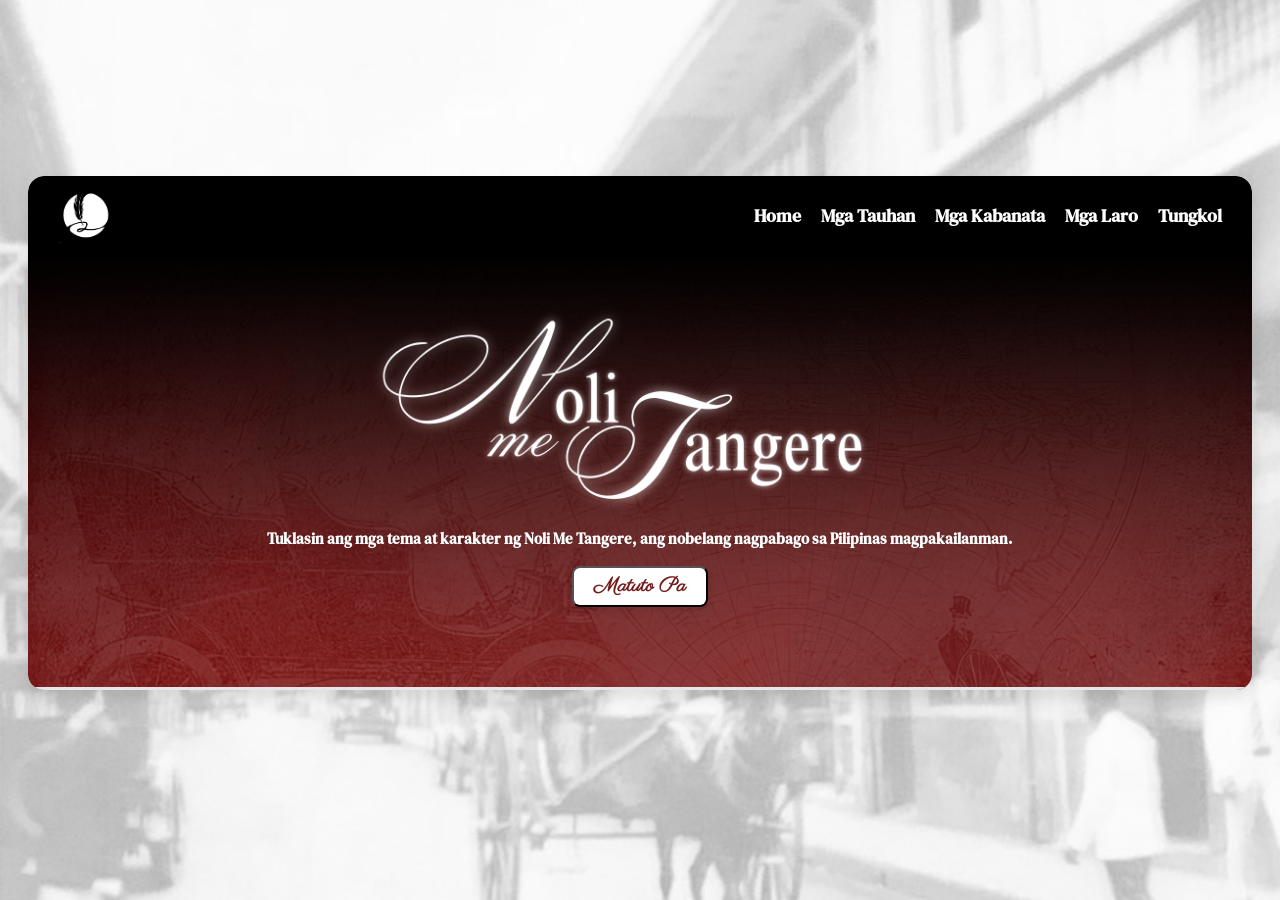
<file: index.html>
<!DOCTYPE html>
<html lang="en">
<head>
    <link rel="stylesheet" href="homestyle.css">
    <link href="https://fonts.googleapis.com/css2?family=DM+Serif+Text:ital@0;1&family=EB+Garamond:ital,wght@0,400..800;1,400..800&family=Imbue:opsz,wght@10..100,100..900&family=Moon+Dance&family=News+Cycle:wght@400;700&family=Parisienne&display=swap" rel="stylesheet">
    <meta charset="UTF-8">
    <meta name="viewport" content="width=device-width, initial-scale=1.0">
    <title>Noli Me Tangere</title>
</head>
<body>
    <div class="container fade-in">
        <nav class="nav fade-in">
            <img src="noli.png" alt="Logo">
            <div>
          <a href="index.html">Home</a>
                <a href="characters.html">Mga Tauhan</a>
                <a href="chapters.html">Mga Kabanata</a>
                <a href="games.html">Mga Laro</a>
                <a href="about.html">Tungkol</a>
            </div>
        </nav>
        <header class="header fade-in">
            <p>Tuklasin ang mga tema at karakter ng Noli Me Tangere, ang nobelang nagpabago sa Pilipinas magpakailanman.</p>
            <button class="button" onclick="toggleContent()">Matuto Pa</button>
        </header>
        <main class="main" id="main">
            <div class="content" id="content">
                
                <section class="section fade-in">
                    <div>
                        <h2>Ang Noli Me Tangere</h2>
                        <p> Ang <b> Noli Me Tangere </b> ay isang rebolusyonaryong nobela na isinulat ni José Rizal noong 1887.
                            Ito ay isang matinding kritisismo sa pamumuno ng mga Kastila sa Pilipinas, na naglalantad ng mga hindi pagkakapantay-pantay sa lipunan,
                            katiwalian, at pang-aapi na dinanas ng mga Filipino sa ilalim ng mga paring Kastila at mga opisyal ng gobyerno.
                            <br><br> Ang nobela ay sumusunod sa kwento ni Crisostomo Ibarra, isang batang Filipino na may mataas na pangarap,
                            na bumalik sa Pilipinas pagkatapos mag-aral sa Europa. Nais niyang magdala ng progreso sa kanyang bayan,
                            ngunit agad niyang natuklasan ang malalim na katiwalian sa lipunan. Habang nakakaranas siya ng pagtataksil, kalungkutan, at panganib,
                            dahan-dahan niyang napagtanto na hindi madali ang pagbabago.
                            <br><br> Sa pamamagitan ng mga makulay na karakter, inilalarawan ng Noli Me Tangere ang buhay sa Pilipinas sa ilalim ng pamumuno ng mga Kastila,
                            na itinatampok ang mga tema ng pag-ibig, paghihiganti, pang-aapi, at ang laban para sa katarungan.
                            Ang nobela ay may mahalagang papel sa paggising ng nasyonalismong Filipino at pag-inspirasyon sa Rebolusyong Pilipino. </p>
                    </div>
                    <img src="book.png" alt="About Image">
                </section>

                <section class="section reverse fade-in">
                    <div>
                        <h2>Ang May Akda</h2>
                        <p> Si Jose Rizal ay isang Pilipinong nasyonalista, manunulat, at rebolusyonaryo na kinikilala bilang pambansang bayani ng Pilipinas.
                            Sa pamamagitan ng kanyang mga akda, partikular ang Noli Me Tangere at El Filibusterismo, matapang niyang isiniwalat
                            ang pang-aabuso at katiwalian ng mga kolonyalistang Espanyol at ng simbahan.
                            <br><br> Sa halip na sa dahas, naniniwala si Rizal na ang kaalaman at edukasyon ang tunay na sandata sa paghingi ng pagbabago at kalayaan
                            para sa mga Pilipino. Sa kanyang mga sulatin, binigyang-diin niya ang karapatan ng mga Pilipino sa pantay na pagtrato at
                            makatarungang pamamahala.
                            <br><br>Malaki ang naging epekto ng kanyang mga akda sa pagkamulat ng damdaming makabayan ng mga Pilipino, na nagbigay-daan sa Rebolusyong Pilipino.
                            Sa kabila ng kanyang mapayapang paninindigan, hinatulan siya ng kamatayan at binaril sa Bagumbayan noong Disyembre 30, 1896.
                            Ang kanyang buhay, paninindigan, at sakripisyo ay nagsilbing inspirasyon sa mga sumunod na henerasyon ng mga Pilipino na patuloy na
                            nagtataguyod ng kalayaan, katarungan, at pagmamahal sa bayan.  </p>
                    </div>
                    <img src="rizal.png" alt="Features Image">
                </section>
            </div>
        </main>
        <footer class="footer" id="footer">
            &copy; 2025 Noli Me Tangere. All rights reserved.
        </footer>
    </div>

<script>
    document.addEventListener("DOMContentLoaded", function () {
        var main = document.getElementById("main");
        var footer = document.getElementById("footer");
        var content = document.getElementById("content");

        var fadeElements = document.querySelectorAll(".fade-in");

    function fadeInOnScroll() {
        fadeElements.forEach(function (element) {
            var rect = element.getBoundingClientRect();
            if (rect.top < window.innerHeight * 0.85) {
                element.classList.add("show");
            }
        });
    }
        fadeInOnScroll();
            window.addEventListener("scroll", fadeInOnScroll);
        });

        // Restore visibility from localStorage
        if (localStorage.getItem("contentVisible") === "true") {
            main.style.display = "block";
            footer.style.display = "block";
            content.classList.add("show");
        }

        window.toggleContent = function () {
            if (main.style.display === "none" || main.style.display === "") {
                main.style.display = "block";
                footer.style.display = "block";
                content.classList.add("show");
                localStorage.setItem("contentVisible", "true");
            } else {
                main.style.display = "none";
                footer.style.display = "none";
                content.classList.remove("show");
                localStorage.setItem("contentVisible", "false");
            }
            
        };  
</script>
</body>
</html>
</file>
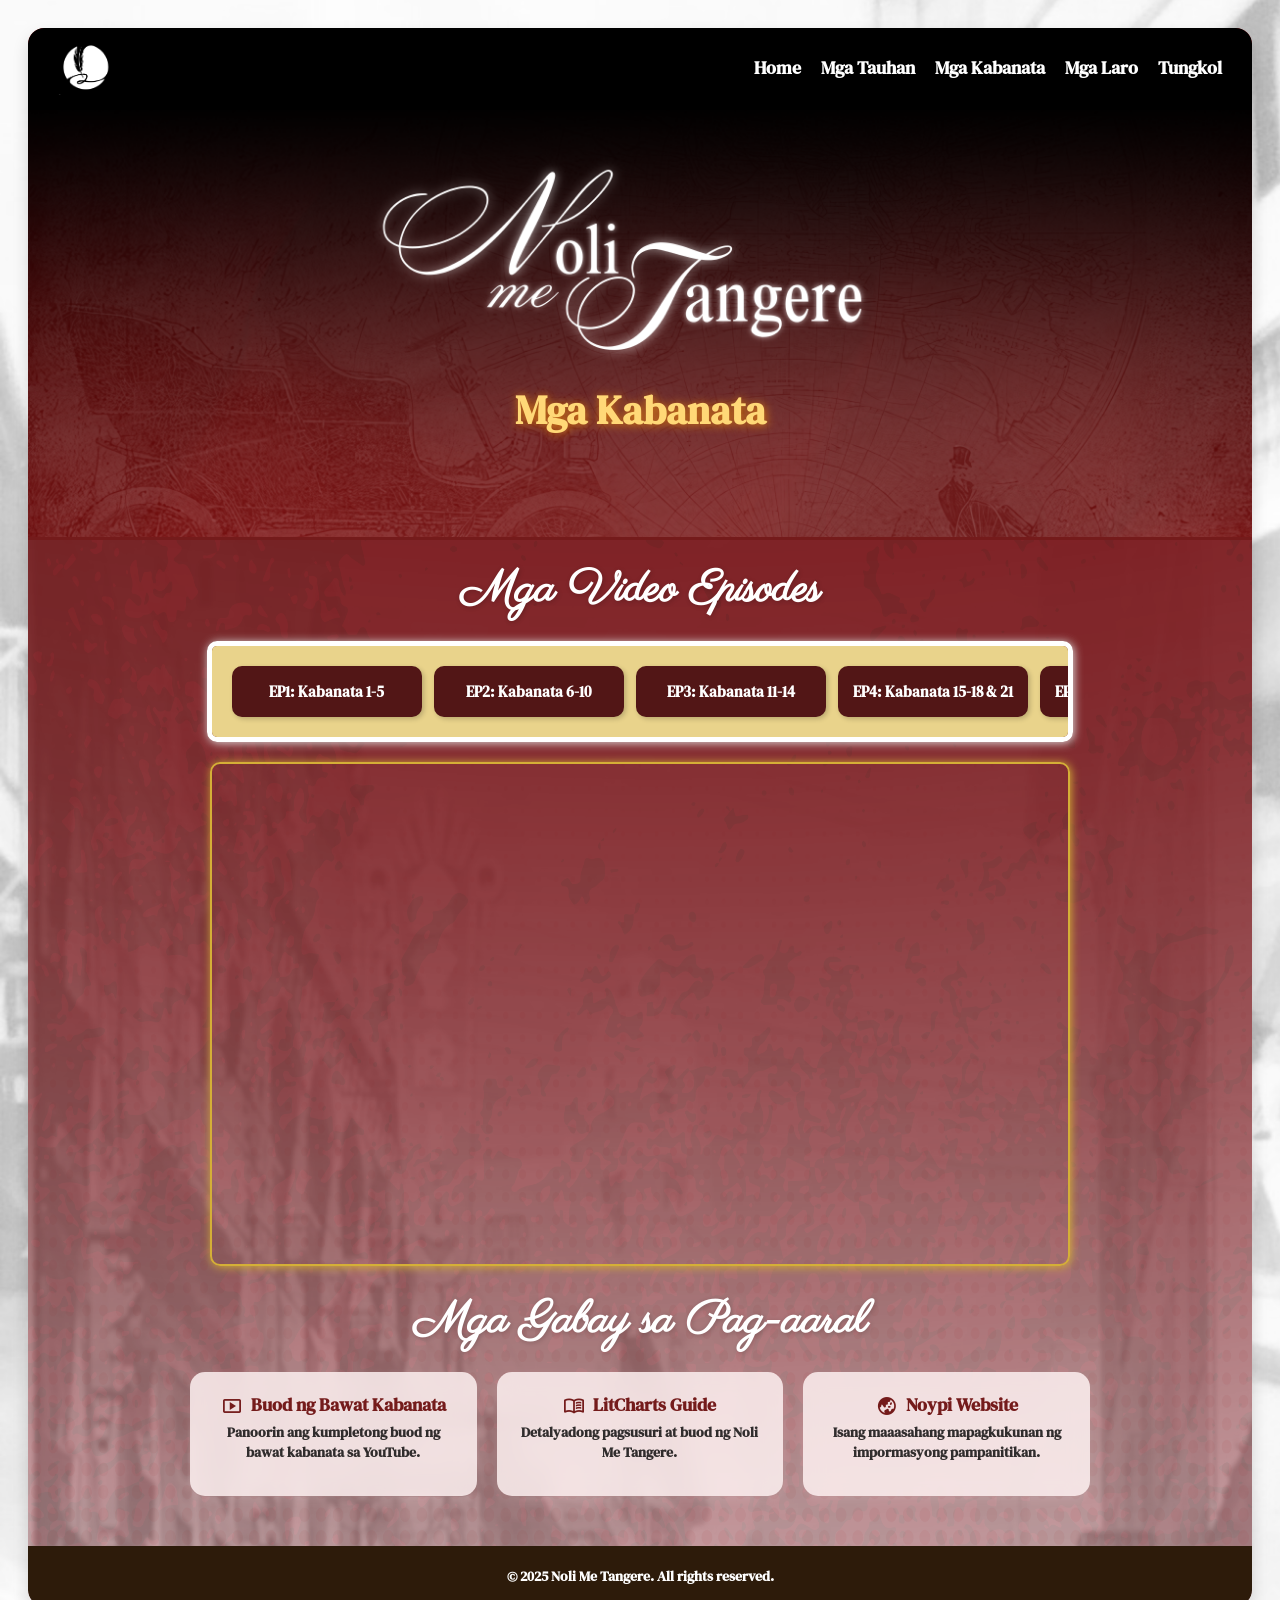
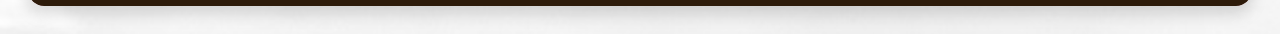
<file: chapters.html>
<!DOCTYPE html>
<html lang="en">
<head>
    <link rel="stylesheet" href="chaptersstyle.css">
    <link href="https://fonts.googleapis.com/css2?family=DM+Serif+Text:ital@0;1&family=EB+Garamond:ital,wght@0,400..800;1,400..800&family=Imbue:opsz,wght@10..100,100..900&family=Moon+Dance&family=News+Cycle:wght@400;700&family=Parisienne&display=swap" rel="stylesheet">
    <!-- Google Material Symbols -->
    <link rel="stylesheet" href="https://fonts.googleapis.com/css2?family=Material+Symbols+Outlined:opsz,wght,FILL,GRAD@24,400,0,0" />
    <meta charset="UTF-8">
    <meta name="viewport" content="width=device-width, initial-scale=1.0">
    <title>Noli Me Tangere</title>
</head>
<body>
    <div class="container fade-in">
        <nav class="nav fade-in">
            <img src="noli.png" alt="Logo">
            <div>
                <a href="home.html" onclick="if (window.location.pathname.includes('tes try.html')) location.reload();">Home</a>
                <a href="characters.html">Mga Tauhan</a>
                <a href="chapters.html">Mga Kabanata</a>
                <a href="games.html">Mga Laro</a>
                <a href="about.html">Tungkol</a>
            </div>
        </nav>
        <header class="header fade-in">
            <h1>Mga Kabanata</h1>
        </header>
        <main class="main fade-in fade-in" id="main">
            <h2 class="fade-in">Mga Video Episodes</h2>
            <div class="chapters-container fade-in">
                <div class="chapters">
                    <div class="chapter" onclick="openChapter(1)">EP1:  Kabanata 1-5</div>
                    <div class="chapter" onclick="openChapter(2)">EP2:  Kabanata 6-10</div>
                    <div class="chapter" onclick="openChapter(3)">EP3:  Kabanata 11-14</div>
                    <div class="chapter" onclick="openChapter(4)">EP4:  Kabanata 15-18 & 21</div>
                    <div class="chapter" onclick="openChapter(5)">EP5:  Kabanata 19-20 & 22</div>
                    <div class="chapter" onclick="openChapter(6)">EP6:  Kabanata 23-25</div>
                    <div class="chapter" onclick="openChapter(7)">EP7:  Kabanata 26-28</div>
                    <div class="chapter" onclick="openChapter(8)">EP8:  Kabanata 29-32</div>
                    <div class="chapter" onclick="openChapter(9)">EP9:  Kabanata 33-36</div>
                    <div class="chapter" onclick="openChapter(10)">EP10:  Kabanata 37-38</div>
                    <div class="chapter" onclick="openChapter(11)">EP11:  Kabanata 39-42</div>
                    <div class="chapter" onclick="openChapter(12)">EP12:  Kabanata 43-45</div>
                    <div class="chapter" onclick="openChapter(13)">EP13:  Kabanata 46, 50-51</div>
                    <div class="chapter" onclick="openChapter(14)">EP14:  Kabanata 47-49</div>
                    <div class="chapter" onclick="openChapter(15)">EP15:  Kabanata 53-54</div>
                    <div class="chapter" onclick="openChapter(16)">EP16:  Kabanata 52, 55-56</div>
                    <div class="chapter" onclick="openChapter(17)">EP17:  Kabanata 57 & 60</div>
                    <div class="chapter" onclick="openChapter(18)">EP18:  Kabanata 58 - 59</div>
                    <div class="chapter" onclick="openChapter(19)">EP19:  Kabanata 61-63</div>
                    <div class="chapter" onclick="openChapter(20)">EP20:  Kabanata 64</div>
                </div>
            </div>
        
            <!-- iFrame to display selected chapter -->
            <div class="chapterVideo fade-in">
                <iframe id="chapterVideo" class="fade-in" width="560" height="500" src="" frameborder="0" allowfullscreen></iframe>
            </div>

            <h2 class="fade-in">Mga Gabay sa Pag-aaral</h2>

            <div class="resource-container">
                <div class="resource-card fade-in">
                    <a href="https://www.youtube.com/watch?v=7mus23KUh88" target="_blank">
                        <span class="material-symbols-outlined" style="vertical-align: middle; font-size: 22px; margin-right: 4px;">smart_display</span> Buod ng Bawat Kabanata
                        <p>Panoorin ang kumpletong buod ng bawat kabanata sa YouTube.</p>
                    </a>
                </div>
        
                <div class="resource-card fade-in">
                    <a href="https://www.litcharts.com/lit/noli-me-tangere" target="_blank">
                        <span class="material-symbols-outlined" style="vertical-align: middle; font-size: 22px; margin-right: 4px;">menu_book</span> LitCharts Guide
                        <p>Detalyadong pagsusuri at buod ng Noli Me Tangere.</p>
                    </a>
                </div>
        
                <div class="resource-card fade-in">
                    <a href="https://noypi.com.ph/noli-me-tangere-kabanata-1-buod/?fbclid=IwY2xjawI5cmFleHRuA2FlbQIxMAABHRDYYukgYBuVdXW_g--MaOv-PTbpUkMHID3L0ik5TeDWVf6ELkSs5y2MuA_aem_bUdyKMl2XLDrI_ZNhnq-ww" target="_blank">
                        <span class="material-symbols-outlined" style="vertical-align: middle; font-size: 22px; margin-right: 4px;">globe_asia</span> Noypi Website
                        <p>Isang maaasahang mapagkukunan ng impormasyong pampanitikan.</p>
                    </a>
                </div>
            </div>
            
        </main>
        <footer class="footer" id="footer">
            &copy; 2025 Noli Me Tangere. All rights reserved.
        </footer>
    </div>

    <script>
        document.addEventListener("DOMContentLoaded", function () {
            var main = document.getElementById("main");
            var content = document.getElementById("content");

            var fadeElements = document.querySelectorAll(".fade-in");

        function fadeInOnScroll() {
            fadeElements.forEach(function (element) {
                var rect = element.getBoundingClientRect();
                if (rect.top < window.innerHeight * 0.85) {
                    element.classList.add("show");
                }
            });
        }
            fadeInOnScroll();
                window.addEventListener("scroll", fadeInOnScroll);
            });


        function openChapter(chapter) {
            const videoLinks = {
                1: "https://www.youtube.com/embed/eOVhSCv0dmQ?si=TcVCmk-dJKGWHjzQ",
                2: "https://www.youtube.com/embed/vQZqlngrBME?si=xlhcCarLtt8HXV2H",
                3: "https://www.youtube.com/embed/48L1QENR1-k?si=XX8p6Hn8Jz3lDfSc",
                4: "https://www.youtube.com/embed/MrKOmvLlPYg?si=tEUHo_kxnxujFbrp",
                5: "https://www.youtube.com/embed/Tx-UNW-KLUw?si=l55vRvLIZghDmZFz",
                6: "https://www.youtube.com/embed/mSRCCJYQxMo?si=onMn401HEkg48WKR",
                7: "https://www.youtube.com/embed/j6vO8VPCt_g?si=-7W9qv8EtaY0TqEY",
                8: "https://www.youtube.com/embed/HD-33WGsj84?si=8YFySIcy4Q9mIIuv",
                9: "https://www.youtube.com/embed/I3bMJZXZV64?si=3LYD20-H4gFXlf_c",
                10: "https://www.youtube.com/embed/2WvnKgc-jU0?si=Y7rq71y9HaAvuHl-",
                11: "https://www.youtube.com/embed/s7z7OwUX1Rc?si=cKXvBeAaMMzEgqkw",
                12: "https://www.youtube.com/embed/SIfhjKh7Mzk?si=a9WQ5AucJ-I2Yuih",
                13: "https://www.youtube.com/embed/5mXNYjrhTzE?si=pws5y4AseagnPliu",
                14: "https://www.youtube.com/embed/lcz1mh6ZPIc?si=IMTdLqe_sbUYhSWq",
                15: "https://www.youtube.com/embed/XFKweBVXe2Y?si=PpDrYbeG23mp_QER",
                16: "https://www.youtube.com/embed/LzdMFkb4ocY?si=V7WzVzMaw-E4Z-oV",
                17: "https://www.youtube.com/embed/WFBFkmRcuyE?si=3anaMGfSEpthyjF-",
                18: "https://www.youtube.com/embed/aygnRMwLO24?si=V4plLsIn1pYPWB1v",
                19: "https://www.youtube.com/embed/hOw4MUE6Ec4?si=3F_Bjs6AsVBYz_7s",
                20: "https://www.youtube.com/embed/qXAfTIuSXEs?si=-K_mqfvOcqzIaItx"
            };
            document.getElementById("chapterVideo").src = videoLinks[chapter];
        }

        const container = document.querySelector(".chapters-container");
        const chapters = document.querySelector(".chapters");

        let isDown = false;
        let startX;
        let scrollLeft;

        container.addEventListener("mousedown", (e) => {
            isDown = true;
            chapters.style.cursor = "grabbing";
            startX = e.pageX - container.offsetLeft;
            scrollLeft = container.scrollLeft;
        });

        container.addEventListener("mouseleave", () => {
            isDown = false;
            chapters.style.cursor = "grab";
        });

        container.addEventListener("mouseup", () => {
            isDown = false;
            chapters.style.cursor = "grab";
        });

        container.addEventListener("mousemove", (e) => {
            if (!isDown) return;
            e.preventDefault();
            const x = e.pageX - container.offsetLeft;
            const walk = (x - startX) * 2;
            container.scrollLeft = scrollLeft - walk;
        });
    </script>
</body>
</html>
</file>
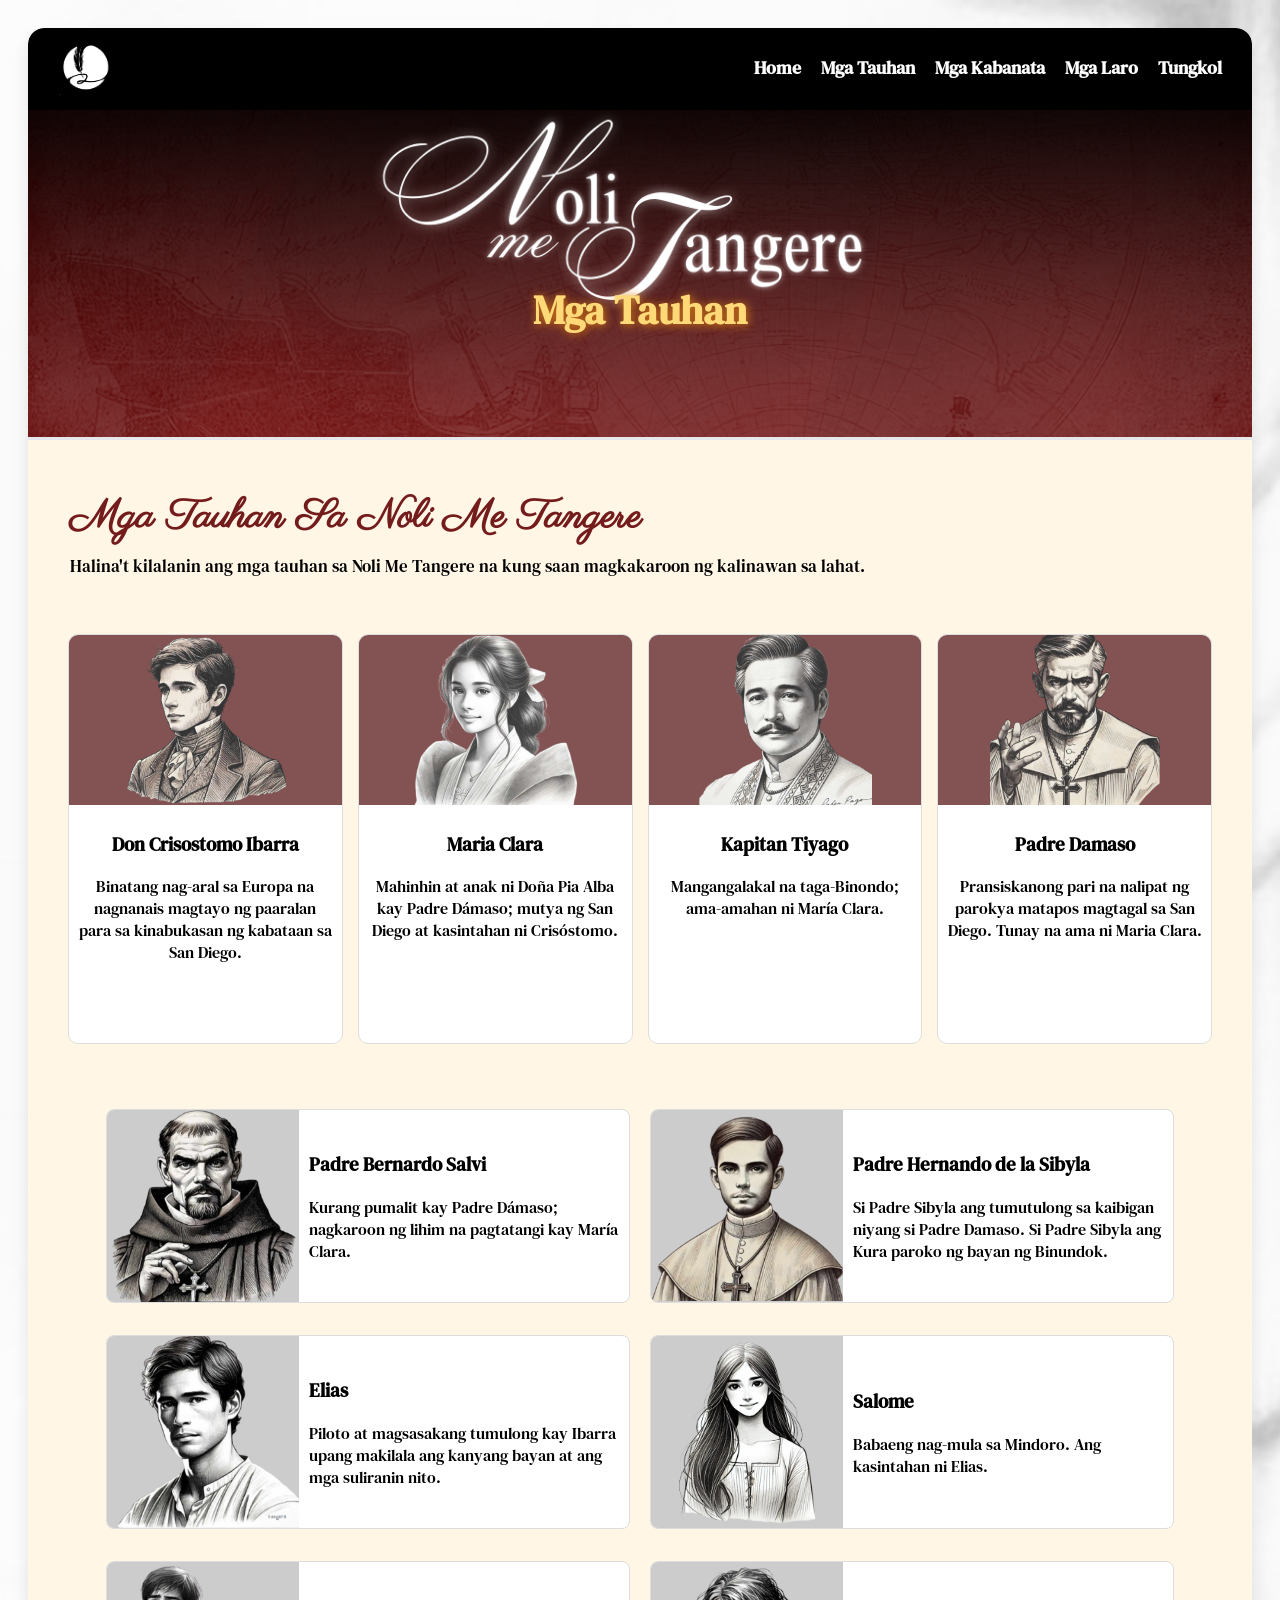
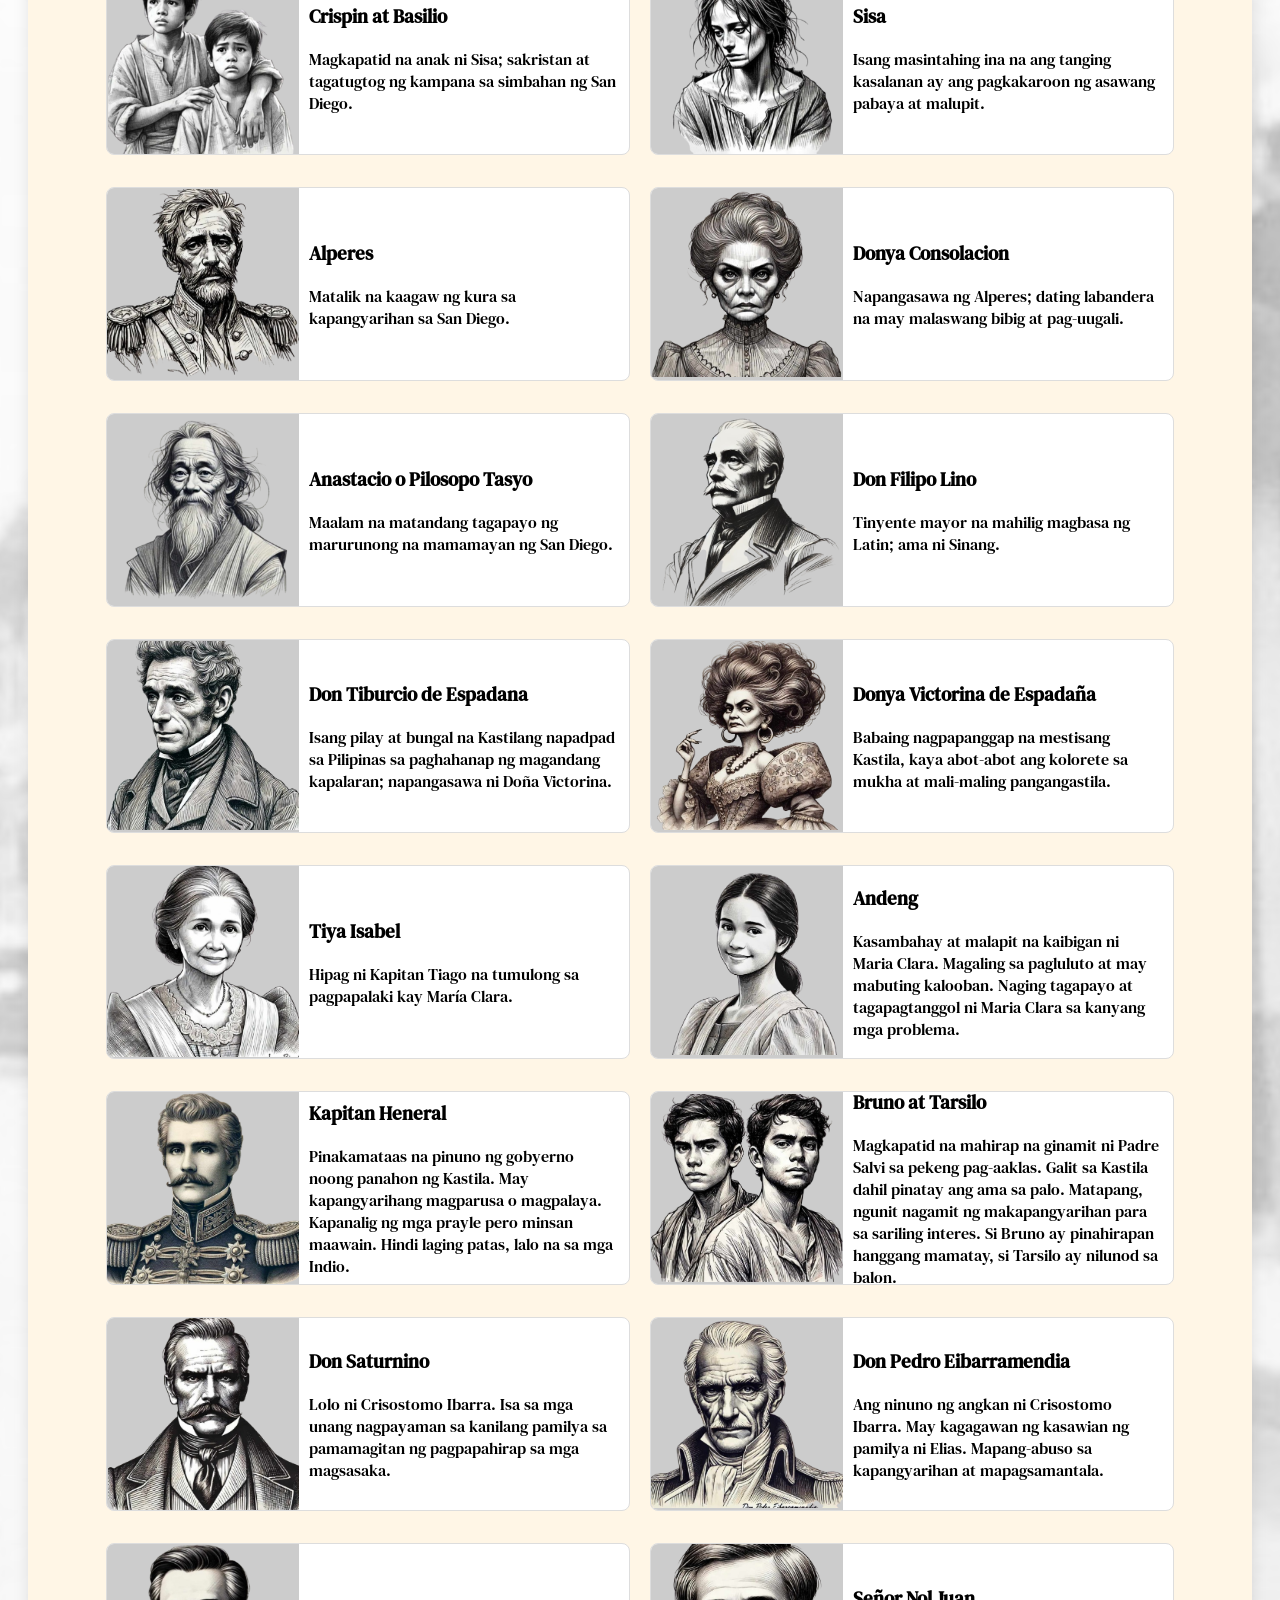
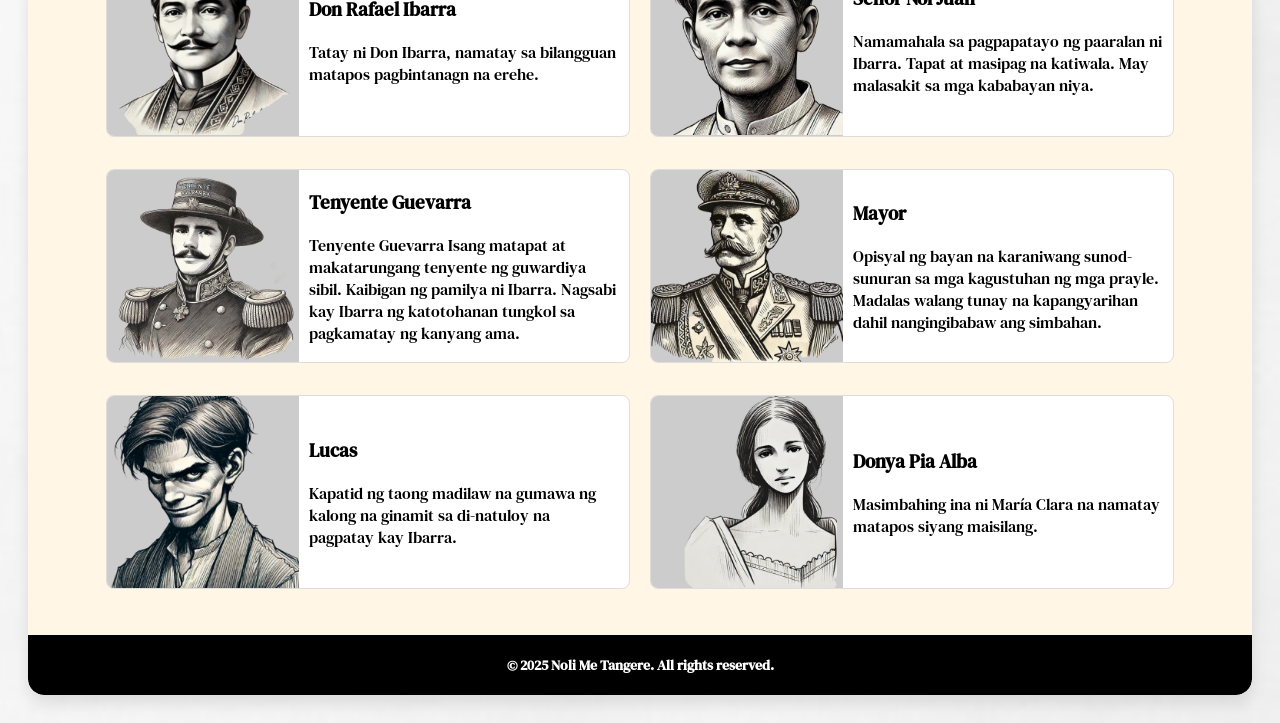
<file: characters.html>
<!DOCTYPE html>
<html lang="en">
<head>
    <link rel="stylesheet" href="charactersstyle.css">
    <link href="https://fonts.googleapis.com/css2?family=DM+Serif+Text:ital@0;1&family=EB+Garamond:ital,wght@0,400..800;1,400..800&family=Imbue:opsz,wght@10..100,100..900&family=Moon+Dance&family=News+Cycle:wght@400;700&family=Parisienne&display=swap" rel="stylesheet">
    <meta charset="UTF-8">
    <meta name="viewport" content="width=device-width, initial-scale=1.0">
    <title>Noli Me Tangere</title>
    <style>
        /* Fix overlap issue by using proper spacing, clear flow, and arranging all 4 main cards side-by-side */
        .tauhan {
            display: flex;
            flex-direction: column;
            align-items: stretch;
            width: 100%;
        }
        .desc {
            width: 100%;
            margin-bottom: 25px;
            clear: both;
        }
        .containercard1 {
            display: flex;
            flex-wrap: nowrap;
            gap: 15px;
            width: 100%;
            max-width: 100%;
            margin: 0 0 15px 0;
            background: transparent !important;
            padding-left: 30px;
            padding-right: 30px;
            box-sizing: border-box;
        }
        .containercard1 .card1 {
            flex: 1 1 0;
            min-width: 0;
            box-sizing: border-box;
            margin: 0 !important;
        }
    </style>
</head>

<body>

    <div class="container fade-in">
        <nav class="nav fade-in">
            <img src="noli.png" alt="Logo">
            <div>
                <a href="home.html">Home</a>
                <a href="characters.html">Mga Tauhan</a>
                <a href="chapters.html">Mga Kabanata</a>
                <a href="games.html">Mga Laro</a>
                <a href="about.html">Tungkol</a>
            </div>
        </nav>
        
        <header class="header fade-in">
            <h1>Mga Tauhan</h1>
        </header>

        <main class="main" id="main">
            <div class="content" id="content">
                <section class="tauhan">


                    <section class="desc">
                        <h1 class="fade-in">Mga Tauhan Sa Noli Me Tangere</h1>
                        <p class="fade-in">Halina't kilalanin ang mga tauhan sa Noli Me Tangere na kung saan magkakaroon ng kalinawan sa lahat.
                        </p>
                    </section>
        
        
                    <div class="containercard1 fade-in"> <!--LONG CENTERED CARDS-->
                        <div class="card1">
                            <div class="imgplaceholder1 ibarrapng"></div>
                            <div class="info fade-in">
                                <h3>Don Crisostomo Ibarra</h3>
                                <p>Binatang nag-aral sa Europa na nagnanais
                                magtayo ng paaralan para sa kinabukasan ng kabataan sa San Diego.
                                </p>
                            </div>
                        </div>
                       
                        <div class="card1">
                            <div class="imgplaceholder1 mariaclarapng"></div>
                            <div class="info fade-in">
                                <h3>Maria Clara</h3>
                                <p>Mahinhin at anak ni Doña Pia Alba kay Padre Dámaso;
                                mutya ng San Diego at kasintahan ni Crisóstomo.</p>
                            </div>
                        </div>

                        <div class="card1">
                            <div class="imgplaceholder1 tiyagopng"></div>
                            <div class="info fade-in">
                                <h3>Kapitan Tiyago</h3>
                                <p>Mangangalakal na taga-Binondo; ama-amahan ni María Clara.</p>
                            </div>
                        </div>

                        <div class="card1">
                            <div class="imgplaceholder1 damasopng"></div>
                            <div class="info fade-in">
                                <h3>Padre Damaso</h3>
                                <p>Pransiskanong pari na nalipat ng parokya matapos magtagal sa San Diego.
                                    Tunay na ama ni Maria Clara.
                                </p>
                            </div>
                        </div>
                       
                    </div>
                       
                    <div class="containercard2 fade-in"> <!--2 COLUMN CARDS-->
        
        
                        <div class="column"> <!--LEFT COLUMN-->
        
        
                            <div class="card fade-in">
                                <div class="image-placeholder salvipng"></div>
                                <div class="content">
                                    <h3>Padre Bernardo Salvi</h3>
                                    <p>Kurang pumalit kay Padre Dámaso; nagkaroon ng lihim na pagtatangi kay María Clara.

                                    </p>
                                </div>
                            </div>
        
                            <div class="card fade-in">
                                <div class="image-placeholder eliaspng"></div>
                                <div class="content">
                                    <h3>Elias</h3>
                                    <p> Piloto at magsasakang tumulong kay Ibarra upang makilala ang kanyang bayan at ang mga suliranin nito.
                                    </p>
                                </div>
                            </div>
        
        
                            <div class="card fade-in">
                                <div class="image-placeholder crispinatbasiliopng"></div>
                                <div class="content">
                                    <h3>Crispin at Basilio</h3>
                                    <p>Magkapatid na anak ni Sisa; sakristan at tagatugtog ng kampana sa simbahan ng San Diego.
                                    </p>
                                </div>
                            </div>
        
        
                            <div class="card fade-in">
                                <div class="image-placeholder alperespng"></div>
                                <div class="content">
                                    <h3>Alperes</h3>
                                    <p>Matalik na kaagaw ng kura sa kapangyarihan sa San Diego.
                                    </p>
                                </div>
                            </div>
        
        
                            <div class="card fade-in">
                                <div class="image-placeholder tasyopng"></div>
                                <div class="content">
                                    <h3>Anastacio o Pilosopo  Tasyo</h3>
                                    <p> Maalam na matandang tagapayo ng marurunong na mamamayan ng San Diego.
                                    </p>
                                </div>
                            </div>
        
        
                            <div class="card fade-in">
                                <div class="image-placeholder tiburciopng"></div>
                                <div class="content">
                                    <h3>Don Tiburcio de Espadana</h3>
                                    <p> Isang pilay at bungal na Kastilang napadpad sa Pilipinas sa paghahanap ng magandang kapalaran; napangasawa ni Doña Victorina.
                                    </p>
                                </div>
                            </div>
        
        
                            <div class="card fade-in">
                                <div class="image-placeholder isabelpng"></div>
                                <div class="content">
                                    <h3>Tiya Isabel</h3>
                                    <p>Hipag ni Kapitan Tiago na tumulong sa pagpapalaki kay María Clara.
                                    </p>
                                </div>
                            </div>

                            <div class="card fade-in">
                                <div class="image-placeholder heneralpng"></div>
                                <div class="content">
                                    <h3>Kapitan Heneral</h3>
                                    <p>Pinakamataas na pinuno ng gobyerno noong panahon ng Kastila. 
                                        May kapangyarihang magparusa o magpalaya. 
                                        Kapanalig ng mga prayle pero minsan maawain. 
                                        Hindi laging patas, lalo na sa mga Indio.
                                        </p>
                                </div>
                            </div>
        
        
                            <div class="card fade-in">
                                <div class="image-placeholder saturninopng"></div>
                                <div class="content">
                                    <h3>Don Saturnino</h3>
                                    <p>Lolo ni Crisostomo Ibarra.
                                        Isa sa mga unang nagpayaman sa kanilang pamilya sa pamamagitan ng pagpapahirap sa mga magsasaka.
                                        </p>
                                </div>
                            </div>
        
        
                            <div class="card fade-in">
                                <div class="image-placeholder rafaelpng"></div>
                                <div class="content">
                                    <h3>Don Rafael Ibarra</h3>
                                    <p>Tatay ni Don Ibarra, namatay sa bilangguan matapos pagbintanagn na erehe. </p>
                                </div>
                            </div>
                            
                            <div class="card fade-in">
                                <div class="image-placeholder guevarrapng"></div>
                                <div class="content">
                                    <h3>Tenyente Guevarra</h3>
                                    <p> Tenyente Guevarra
                                        Isang matapat at makatarungang tenyente ng guwardiya sibil.
                                        Kaibigan ng pamilya ni Ibarra.
                                        Nagsabi kay Ibarra ng katotohanan tungkol sa pagkamatay ng kanyang ama.
                                        </p>
                                </div>
                            </div>

                            <div class="card fade-in">
                                <div class="image-placeholder lucaspng"></div>
                                <div class="content">
                                    <h3>Lucas</h3>
                                    <p> Kapatid ng taong madilaw na gumawa ng kalong na ginamit sa di-natuloy na pagpatay kay Ibarra.</p>
                                </div>
                            </div>
                        
        
                        </div>  <!--LEFT COLUMN-->
        
        
                        <div class="column">  <!--RIGHT COLUMN-->
                            <div class="card fade-in">
                                <div class="image-placeholder sibylapng"></div>
                                <div class="content">
                                    <h3>Padre Hernando de la Sibyla</h3>
                                    <p>Si Padre Sibyla ang tumutulong sa kaibigan niyang si Padre Damaso.
                                        Si Padre Sibyla ang Kura paroko ng bayan ng Binundok.
                                    </p>
                                </div>
                            </div>
        
        
                            <div class="card fade-in">
                                <div class="image-placeholder salomepng"></div>
                                <div class="content">
                                    <h3>Salome</h3>
                                    <p> Babaeng nag-mula sa Mindoro.
                                        Ang kasintahan ni Elias. </p>
                                </div>
                            </div>
        
        
                            <div class="card fade-in">
                                <div class="image-placeholder sisapng"></div>
                                <div class="content">
                                    <h3>Sisa</h3>
                                    <p> Isang masintahing ina na ang tanging kasalanan ay ang pagkakaroon ng asawang pabaya at malupit.</p>
                                </div>
                            </div>
        
        
                            <div class="card fade-in">
                                <div class="image-placeholder consolacionpng"></div>
                                <div class="content">
                                    <h3>Donya Consolacion</h3>
                                    <p>Napangasawa ng Alperes; dating labandera na may malaswang bibig at pag-uugali.
                                    </p>
                                </div>
                            </div>
        
        
                            <div class="card fade-in">
                                <div class="image-placeholder filipopng"></div>
                                <div class="content">
                                    <h3>Don Filipo Lino</h3>
                                    <p> Tinyente mayor na mahilig magbasa ng Latin; ama ni Sinang.
                                    </p>
                                </div>
                            </div>
        
        
                            <div class="card fade-in">
                                <div class="image-placeholder victorinapng"></div>
                                <div class="content">
                                    <h3>Donya Victorina de Espadaña</h3>
                                    <p>Babaing nagpapanggap na mestisang Kastila, kaya abot-abot ang kolorete sa mukha at mali-maling pangangastila.
                                    </p>
                                </div>
                            </div>
        
        
                            <div class="card fade-in">
                                <div class="image-placeholder andengpng"></div>
                                <div class="content">
                                    <h3>Andeng</h3>
                                    <p>Kasambahay at malapit na kaibigan ni Maria Clara.
                                        Magaling sa pagluluto at may mabuting kalooban.
                                        Naging tagapayo at tagapagtanggol ni Maria Clara sa kanyang mga problema.
                                        </p>
                                </div>
                            </div>
        
        
                            <div class="card fade-in">
                                <div class="image-placeholder brunotarsilopng"></div>
                                <div class="content">
                                    <h3>Bruno at Tarsilo</h3>
                                    <p>Magkapatid na mahirap na ginamit ni Padre Salvi sa pekeng pag-aaklas. 
                                        Galit sa Kastila dahil pinatay ang ama sa palo. Matapang, ngunit nagamit 
                                        ng makapangyarihan para sa sariling interes. Si Bruno ay pinahirapan 
                                        hanggang mamatay, si Tarsilo ay nilunod sa balon.
                                        </p>
                                </div>
                            </div>
        
        
                            <div class="card fade-in">
                                <div class="image-placeholder pedropng"></div>
                                <div class="content">
                                    <h3>Don Pedro Eibarramendia</h3>
                                    <p>Ang ninuno ng angkan ni Crisostomo Ibarra.
                                        May kagagawan ng kasawian ng pamilya ni Elias.
                                        Mapang-abuso sa kapangyarihan at mapagsamantala.
                                        </p>
                                </div>
                            </div>

                            <div class="card fade-in">
                                <div class="image-placeholder noljuanpng"></div>
                                <div class="content">
                                    <h3>Señor Nol Juan</h3>
                                    <p>Namamahala sa pagpapatayo ng paaralan ni Ibarra.
                                        Tapat at masipag na katiwala.
                                        May malasakit sa mga kababayan niya.
                                        </p>
                                </div>
                            </div>

                            <div class="card fade-in">
                                <div class="image-placeholder mayorpng"></div>
                                <div class="content">
                                    <h3>Mayor</h3>
                                    <p>Opisyal ng bayan na karaniwang sunod-sunuran sa mga kagustuhan ng mga prayle.
                                        Madalas walang tunay na kapangyarihan dahil nangingibabaw ang simbahan.
                                        </p>
                                </div>
                            </div>


                            <div class="card fade-in">
                                <div class="image-placeholder piaalbapng"></div>
                                <div class="content">
                                    <h3>Donya Pia Alba</h3>
                                    <p> Masimbahing ina ni María Clara na namatay matapos siyang maisilang.
                                    </p>
                                </div>
                            </div>
    
                    </div>
                </section>          
            </div>
        </main>

        <footer class="footer" id="footer">
            &copy; 2025 Noli Me Tangere. All rights reserved.
        </footer>
    </div>








<script>
    document.addEventListener("DOMContentLoaded", function () {
        var main = document.getElementById("main");
        var footer = document.getElementById("footer");
        var content = document.getElementById("content");

        var fadeElements = document.querySelectorAll(".fade-in");

    function fadeInOnScroll() {
        fadeElements.forEach(function (element) {
            var rect = element.getBoundingClientRect();
            if (rect.top < window.innerHeight * 0.85) {
                element.classList.add("show");
            }
        });
    }
        fadeInOnScroll();
            window.addEventListener("scroll", fadeInOnScroll);
        });
</script>
</body>
</html>
</file>
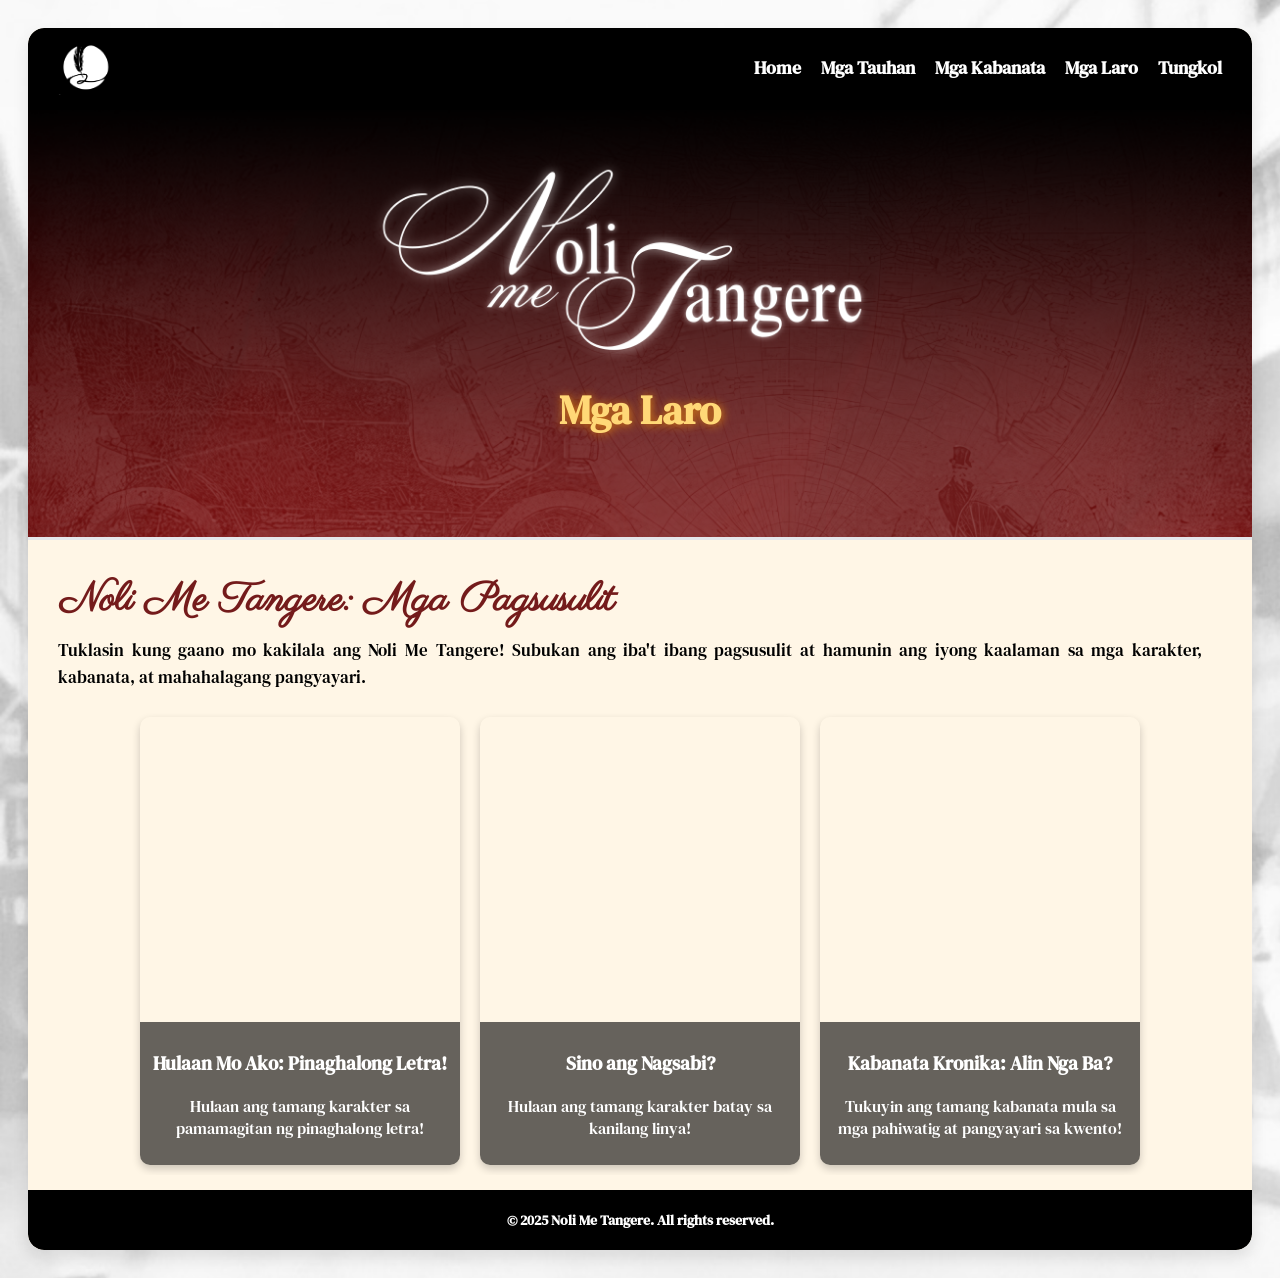
<file: games.html>
<!DOCTYPE html>
<html lang="en">
<head>
    <link rel="stylesheet" href="gamesstyles.css">
    <link href="https://fonts.googleapis.com/css2?family=DM+Serif+Text:ital@0;1&family=EB+Garamond:ital,wght@0,400..800;1,400..800&family=Imbue:opsz,wght@10..100,100..900&family=Moon+Dance&family=News+Cycle:wght@400;700&family=Parisienne&display=swap" rel="stylesheet">
    <meta charset="UTF-8">
    <meta name="viewport" content="width=device-width, initial-scale=1.0">
    <title>Noli Me Tangere</title>
</head>

<body>

    <div class="container fade-in">
        <nav class="nav fade-in">
            <img src="noli.png" alt="Logo">
            <div>
                <a href="home.html">Home</a>
                <a href="characters.html">Mga Tauhan</a>
                <a href="chapters.html">Mga Kabanata</a>
                <a href="games.html">Mga Laro</a>
                <a href="about.html">Tungkol</a>
            </div>
        </nav>
        
        <header class="header fade-in">
            <h1>Mga Laro</h1>
        </header>

        <section class="desc fade-in">
            <h1 class="fade-in">Noli Me Tangere: Mga Pagsusulit</h1>
            <p class="fade-in">Tuklasin kung gaano mo kakilala ang Noli Me Tangere!
            Subukan ang iba't ibang pagsusulit at hamunin ang iyong kaalaman sa mga karakter, kabanata, at mahahalagang pangyayari.
            </p>
        </section>

        <main class="main" id="main">

            <section class="content fade-in" id="content">
                
                <div class="gamesection-container fade-in">
                    <div class="gamesection">
                        <div class="card" 
                        style="background-image: url('https://i.pinimg.com/736x/74/56/8e/74568e5d9014516452ecbdc4d3d8450f.jpg');" 
                        data-href="hulaanmoako.html">
                            <div class="overlay">
                                <h3>Hulaan Mo Ako: Pinaghalong Letra!</h3>
                                <p>Hulaan ang tamang karakter sa pamamagitan ng pinaghalong letra!</p>
                            </div>
                        </div>
                        <div class="card" 
                        style="background-image: url('https://i.pinimg.com/736x/b4/30/8d/b4308dfacfb4560b64d7d5c20619a2d1.jpg');"
                        data-href="sinoangnagsabi.html">
                            <div class="overlay">
                                <h3>Sino ang Nagsabi?</h3>
                                <p>Hulaan ang tamang karakter batay sa kanilang linya!</p>
                            </div>
                        </div>
                        <div class="card"
                        style="background-image: url('https://i.pinimg.com/736x/4e/9e/aa/4e9eaac487605c913b9a1759db9a2d98.jpg');"
                        data-href="kabanata kronika.html">
                            <div class="overlay">
                                <h3>Kabanata Kronika: Alin Nga Ba?</h3>
                                <p>Tukuyin ang tamang kabanata mula sa mga pahiwatig at pangyayari sa kwento!</p>
                            </div>
                        </div>
                        <div class="card"
                        style="background-image: url('https://i.pinimg.com/736x/48/1c/55/481c55d85c09361fffdabb92f6c0c59d.jpg');"
                        data-href="kasaysayanokatha.html">
                            <div class="overlay">
                                <h3>Kasaysayan o Katha?</h3>
                                <p>Tukuyin kung alin ang batay sa katotohanan at alin ang malikhaing akda!</p>
                            </div>
                        </div>
                    </div>
                </div>       
            </section>
        </main>

        <footer class="footer" id="footer">
            &copy; 2025 Noli Me Tangere. All rights reserved.
        </footer>
    </div>

    <script>
        // Shared Web Audio API context
        let audioCtx;

        function initAudioContext() {
            if (!audioCtx) {
                audioCtx = new (window.AudioContext || window.webkitAudioContext)();
            }
            if (audioCtx.state === 'suspended') {
                audioCtx.resume();
            }
        }

        // Pluck sound generator helper
        function playTone(freq, time, duration = 1.2, volume = 0.12) {
            if (!audioCtx) return;
            const osc = audioCtx.createOscillator();
            const gain = audioCtx.createGain();

            osc.type = 'triangle';
            osc.frequency.setValueAtTime(freq, time);

            gain.gain.setValueAtTime(volume, time);
            gain.gain.exponentialRampToValueAtTime(0.0001, time + duration);

            osc.connect(gain);
            gain.connect(audioCtx.destination);

            osc.start(time);
            osc.stop(time + duration);
        }

        // Click sound effect: Classical strum (slightly louder to stand out above BGM)
        function playClassicalStrum() {
            initAudioContext();
            const frequencies = [164.81, 220.00, 246.94, 329.63, 392.00];
            frequencies.forEach((freq, index) => {
                playTone(freq, audioCtx.currentTime + (index * 0.045), 1.0, 0.22);
            });
        }

        // Background Music: Spanish classical arpeggio sequence
        let isBgmPlaying = false;
        function startBackgroundMusic() {
            if (isBgmPlaying) return;
            initAudioContext();
            isBgmPlaying = true;

            const chords = [
                [164.81, 220.00, 246.94, 329.63], // E minor
                [174.61, 220.00, 261.63, 329.63], // F major / Spanish cadential shift
                [146.83, 220.00, 261.63, 349.23], // D minor
                [146.83, 207.65, 246.94, 329.63]  // B7
            ];

            let chordIndex = 0;
            const noteInterval = 0.35; // Speed of arpeggio notes

            function loopArpeggio() {
                if (!isBgmPlaying) return;
                const currentChord = chords[chordIndex];
                const now = audioCtx.currentTime;

                currentChord.forEach((freq, idx) => {
                    // Volume boosted to 0.12 for louder background ambient tone
                    playTone(freq, now + (idx * noteInterval), 1.5, 0.12);
                });

                chordIndex = (chordIndex + 1) % chords.length;
                setTimeout(loopArpeggio, currentChord.length * noteInterval * 1000);
            }

            loopArpeggio();
        }

        document.addEventListener("DOMContentLoaded", function () {
            // Start BGM on user's first click anywhere on the page
            document.body.addEventListener("click", startBackgroundMusic, { once: true });

            // Attach click handler with sound + delayed navigation to all game cards
            const cards = document.querySelectorAll(".card");
            cards.forEach(function (card) {
                card.addEventListener("click", function () {
                    const targetPage = this.getAttribute("data-href");
                    playClassicalStrum();
                    
                    setTimeout(function () {
                        window.location.href = targetPage;
                    }, 350);
                });
            });

            // Fade-in animation on scroll
            var fadeElements = document.querySelectorAll(".fade-in");

            function fadeInOnScroll() {
                fadeElements.forEach(function (element) {
                    var rect = element.getBoundingClientRect();
                    if (rect.top < window.innerHeight * 0.85) {
                        element.classList.add("show");
                    }
                });
            }

            fadeInOnScroll();
            window.addEventListener("scroll", fadeInOnScroll);
        });
    </script>
</body>
</html>
</file>
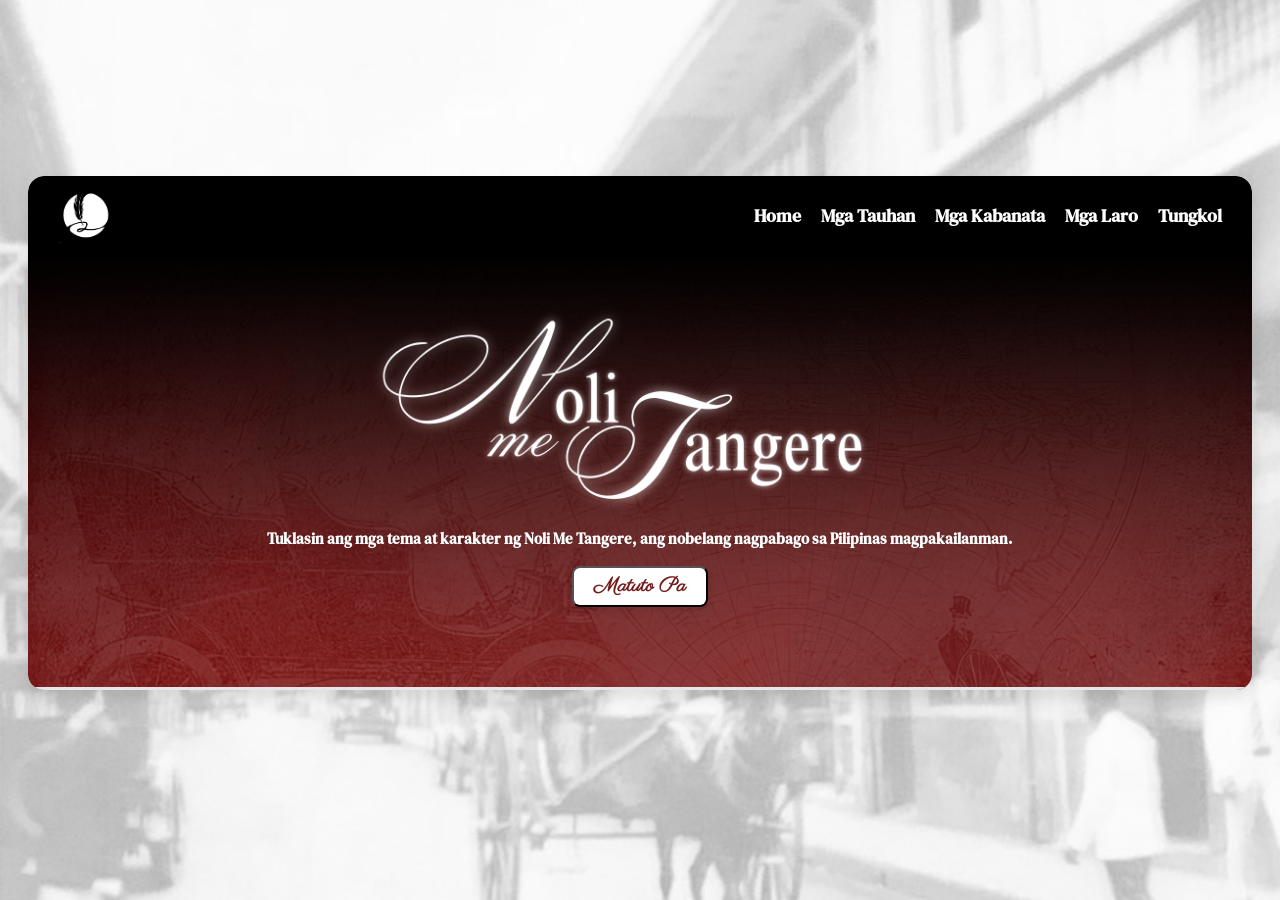
<file: home.html>
<!DOCTYPE html>
<html lang="en">
<head>
    <link rel="stylesheet" href="homestyle.css">
    <link href="https://fonts.googleapis.com/css2?family=DM+Serif+Text:ital@0;1&family=EB+Garamond:ital,wght@0,400..800;1,400..800&family=Imbue:opsz,wght@10..100,100..900&family=Moon+Dance&family=News+Cycle:wght@400;700&family=Parisienne&display=swap" rel="stylesheet">
    <meta charset="UTF-8">
    <meta name="viewport" content="width=device-width, initial-scale=1.0">
    <title>Noli Me Tangere</title>
</head>
<body>
    <div class="container fade-in">
        <nav class="nav fade-in">
            <img src="noli.png" alt="Logo">
            <div>
          <a href="home.html">Home</a>
                <a href="characters.html">Mga Tauhan</a>
                <a href="chapters.html">Mga Kabanata</a>
                <a href="games.html">Mga Laro</a>
                <a href="about.html">Tungkol</a>
            </div>
        </nav>
        <header class="header fade-in">
            <p>Tuklasin ang mga tema at karakter ng Noli Me Tangere, ang nobelang nagpabago sa Pilipinas magpakailanman.</p>
            <button class="button" onclick="toggleContent()">Matuto Pa</button>
        </header>
        <main class="main" id="main">
            <div class="content" id="content">
                
                <section class="section fade-in">
                    <div>
                        <h2>Ang Noli Me Tangere</h2>
                        <p> Ang <b> Noli Me Tangere </b> ay isang rebolusyonaryong nobela na isinulat ni José Rizal noong 1887.
                            Ito ay isang matinding kritisismo sa pamumuno ng mga Kastila sa Pilipinas, na naglalantad ng mga hindi pagkakapantay-pantay sa lipunan,
                            katiwalian, at pang-aapi na dinanas ng mga Filipino sa ilalim ng mga paring Kastila at mga opisyal ng gobyerno.
                            <br><br> Ang nobela ay sumusunod sa kwento ni Crisostomo Ibarra, isang batang Filipino na may mataas na pangarap,
                            na bumalik sa Pilipinas pagkatapos mag-aral sa Europa. Nais niyang magdala ng progreso sa kanyang bayan,
                            ngunit agad niyang natuklasan ang malalim na katiwalian sa lipunan. Habang nakakaranas siya ng pagtataksil, kalungkutan, at panganib,
                            dahan-dahan niyang napagtanto na hindi madali ang pagbabago.
                            <br><br> Sa pamamagitan ng mga makulay na karakter, inilalarawan ng Noli Me Tangere ang buhay sa Pilipinas sa ilalim ng pamumuno ng mga Kastila,
                            na itinatampok ang mga tema ng pag-ibig, paghihiganti, pang-aapi, at ang laban para sa katarungan.
                            Ang nobela ay may mahalagang papel sa paggising ng nasyonalismong Filipino at pag-inspirasyon sa Rebolusyong Pilipino. </p>
                    </div>
                    <img src="book.png" alt="About Image">
                </section>

                <section class="section reverse fade-in">
                    <div>
                        <h2>Ang May Akda</h2>
                        <p> Si Jose Rizal ay isang Pilipinong nasyonalista, manunulat, at rebolusyonaryo na kinikilala bilang pambansang bayani ng Pilipinas.
                            Sa pamamagitan ng kanyang mga akda, partikular ang Noli Me Tangere at El Filibusterismo, matapang niyang isiniwalat
                            ang pang-aabuso at katiwalian ng mga kolonyalistang Espanyol at ng simbahan.
                            <br><br> Sa halip na sa dahas, naniniwala si Rizal na ang kaalaman at edukasyon ang tunay na sandata sa paghingi ng pagbabago at kalayaan
                            para sa mga Pilipino. Sa kanyang mga sulatin, binigyang-diin niya ang karapatan ng mga Pilipino sa pantay na pagtrato at
                            makatarungang pamamahala.
                            <br><br>Malaki ang naging epekto ng kanyang mga akda sa pagkamulat ng damdaming makabayan ng mga Pilipino, na nagbigay-daan sa Rebolusyong Pilipino.
                            Sa kabila ng kanyang mapayapang paninindigan, hinatulan siya ng kamatayan at binaril sa Bagumbayan noong Disyembre 30, 1896.
                            Ang kanyang buhay, paninindigan, at sakripisyo ay nagsilbing inspirasyon sa mga sumunod na henerasyon ng mga Pilipino na patuloy na
                            nagtataguyod ng kalayaan, katarungan, at pagmamahal sa bayan.  </p>
                    </div>
                    <img src="rizal.png" alt="Features Image">
                </section>
            </div>
        </main>
        <footer class="footer" id="footer">
            &copy; 2025 Noli Me Tangere. All rights reserved.
        </footer>
    </div>

<script>
    document.addEventListener("DOMContentLoaded", function () {
        var main = document.getElementById("main");
        var footer = document.getElementById("footer");
        var content = document.getElementById("content");

        var fadeElements = document.querySelectorAll(".fade-in");

    function fadeInOnScroll() {
        fadeElements.forEach(function (element) {
            var rect = element.getBoundingClientRect();
            if (rect.top < window.innerHeight * 0.85) {
                element.classList.add("show");
            }
        });
    }
        fadeInOnScroll();
            window.addEventListener("scroll", fadeInOnScroll);
        });

        // Restore visibility from localStorage
        if (localStorage.getItem("contentVisible") === "true") {
            main.style.display = "block";
            footer.style.display = "block";
            content.classList.add("show");
        }

        window.toggleContent = function () {
            if (main.style.display === "none" || main.style.display === "") {
                main.style.display = "block";
                footer.style.display = "block";
                content.classList.add("show");
                localStorage.setItem("contentVisible", "true");
            } else {
                main.style.display = "none";
                footer.style.display = "none";
                content.classList.remove("show");
                localStorage.setItem("contentVisible", "false");
            }
            
        };  
</script>
</body>
</html>
</file>
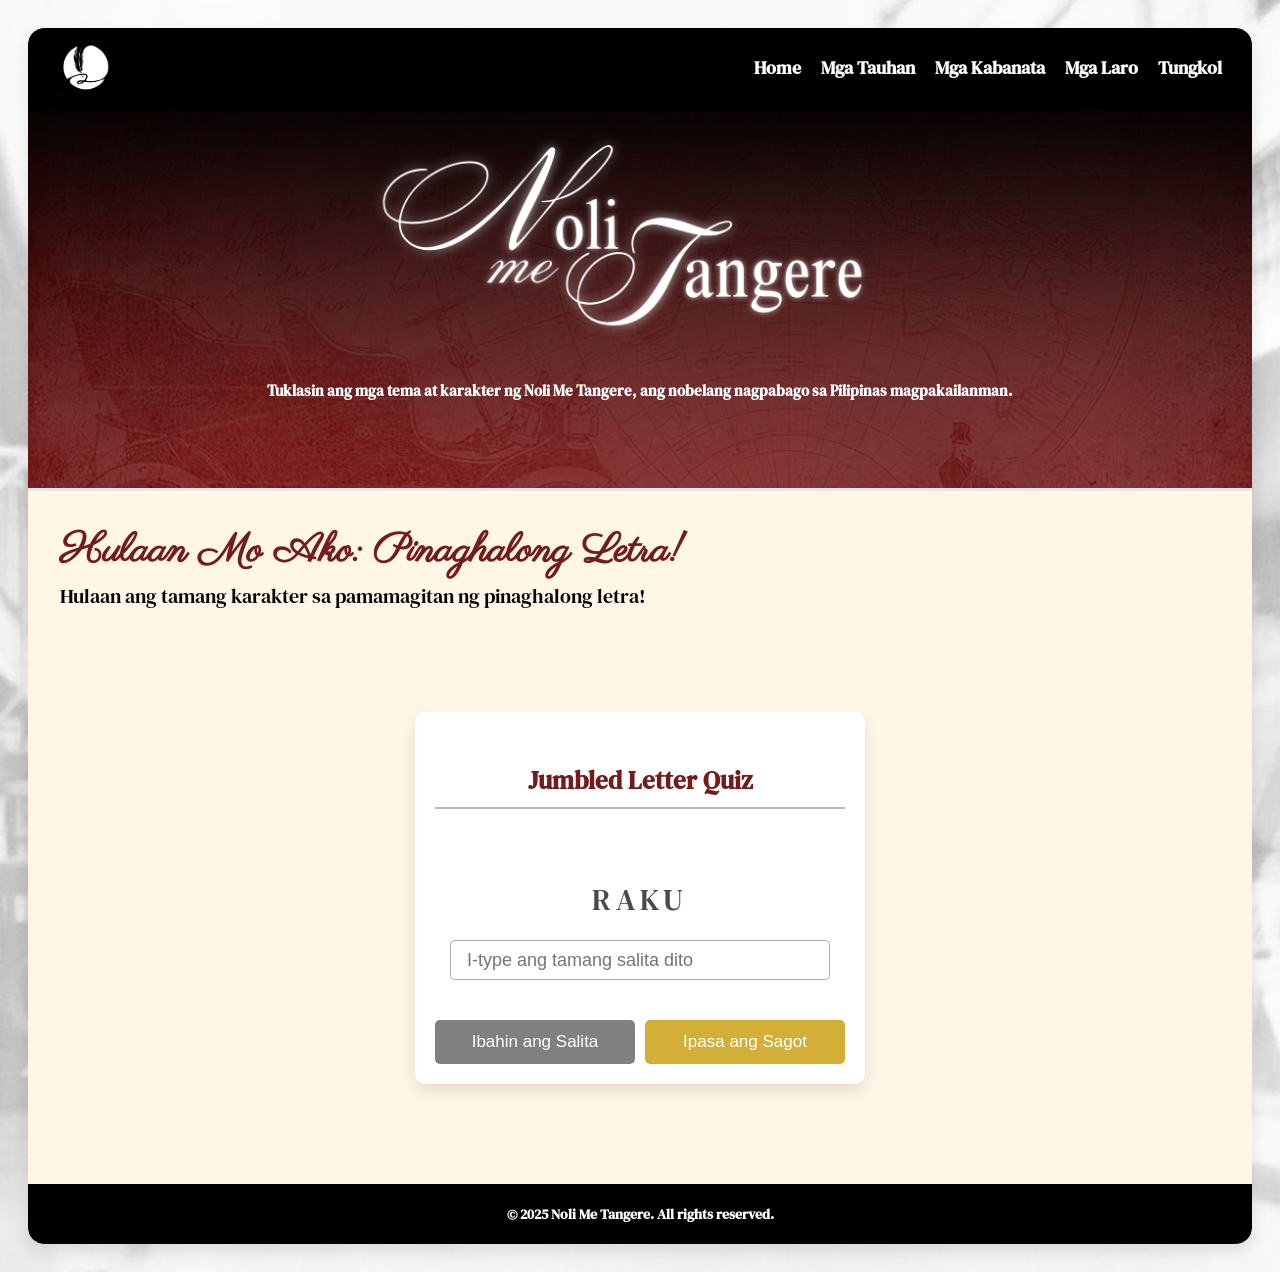
<file: hulaanmoako.html>
<!DOCTYPE html>
<html lang="en">
<head>
    <link rel="stylesheet" href="games.css">
    <link href="https://fonts.googleapis.com/css2?family=DM+Serif+Text:ital@0;1&family=EB+Garamond:ital,wght@0,400..800;1,400..800&family=Imbue:opsz,wght@10..100,100..900&family=Moon+Dance&family=News+Cycle:wght@400;700&family=Parisienne&display=swap" rel="stylesheet">
    <meta charset="UTF-8">
    <meta name="viewport" content="width=device-width, initial-scale=1.0">
    <title>Noli Me Tangere - Jumbled Letters</title>
    
    <style>
        /* Modernized Custom Pop-up / Toast Notification Styles */
        .toast-popup {
            position: fixed;
            top: -20px;
            left: 50%;
            transform: translateX(-50%);
            padding: 14px 28px;
            border-radius: 8px;
            color: #fff;
            font-family: 'News Cycle', sans-serif;
            font-size: 1.1rem;
            font-weight: 700;
            letter-spacing: 0.5px;
            opacity: 0;
            visibility: hidden;
            transition: all 0.4s cubic-bezier(0.68, -0.55, 0.265, 1.55); /* Bounce effect */
            z-index: 9999;
            box-shadow: 0 10px 30px rgba(0,0,0,0.2);
            pointer-events: none;
            display: flex;
            align-items: center;
            gap: 12px; /* Space between icon and text */
        }
        
        .toast-popup.show {
            opacity: 1;
            visibility: visible;
            top: 40px; /* Slides down */
        }
        
        /* Toast Colors */
        .toast-popup.success {
            background: linear-gradient(135deg, #43a047, #2e7d32);
            border-bottom: 4px solid #1b5e20;
        }
        
        .toast-popup.error {
            background: linear-gradient(135deg, #e53935, #c62828);
            border-bottom: 4px solid #b71c1c;
        }
        
        .toast-popup.warning {
            background: linear-gradient(135deg, #fb8c00, #ef6c00);
            border-bottom: 4px solid #e65100;
        }

        /* SVG Icon styling inside toast */
        .toast-popup svg {
            width: 24px;
            height: 24px;
            flex-shrink: 0;
        }

        /* Modal/Hint Popup Styles */
        .hint-modal {
            position: fixed;
            top: 0;
            left: 0;
            width: 100%;
            height: 100%;
            background: rgba(0, 0, 0, 0.6);
            display: flex;
            justify-content: center;
            align-items: center;
            opacity: 0;
            visibility: hidden;
            transition: all 0.3s ease;
            z-index: 10000;
        }

        .hint-modal.show {
            opacity: 1;
            visibility: visible;
        }

        .hint-content {
            background: #fff;
            padding: 30px;
            border-radius: 12px;
            max-width: 400px;
            width: 90%;
            text-align: center;
            font-family: 'News Cycle', sans-serif;
            box-shadow: 0 15px 35px rgba(0,0,0,0.3);
            border-top: 5px solid #8B4513;
            transform: translateY(-20px);
            transition: transform 0.3s ease;
        }

        .hint-modal.show .hint-content {
            transform: translateY(0);
        }

        .hint-content h3 {
            margin-top: 0;
            color: #5c2c16;
            font-family: 'DM Serif Text', serif;
            font-size: 1.5rem;
            margin-bottom: 15px;
        }

        .hint-content p {
            font-size: 1.1rem;
            color: #333;
            line-height: 1.5;
            margin-bottom: 25px;
        }

        .hint-content button {
            background: #8B4513;
            color: #fff;
            border: none;
            padding: 10px 24px;
            font-size: 1rem;
            font-weight: 700;
            border-radius: 6px;
            cursor: pointer;
            transition: background 0.2s;
        }

        .hint-content button:hover {
            background: #5c2c16;
        }
    </style>
</head>

<body>

    <div class="container fade-in">
        <nav class="nav fade-in">
            <img src="noli.png" alt="Logo">
            <div>
              <a href="home.html">Home</a>
                <a href="characters.html">Mga Tauhan</a>
                <a href="chapters.html">Mga Kabanata</a>
                <a href="games.html">Mga Laro</a>
                <a href="about.html">Tungkol</a>
            </div>
        </nav>
        
        <header class="header fade-in">
            <p>Tuklasin ang mga tema at karakter ng Noli Me Tangere, ang nobelang nagpabago sa Pilipinas magpakailanman.</p>
        </header>

        <section class="desc">
            <h1>Hulaan Mo Ako: Pinaghalong Letra!</h1>
            <p>Hulaan ang tamang karakter sa pamamagitan ng pinaghalong letra!</p>
        </section>

        <main class="main" id="main">
            <section class="content" id="content">
                
                <div class="jumbled">
                    <h2>Jumbled Letter Quiz</h2>
                    <div class="jlq-content">
                        <p class="words"> </p>
                        <input type="text" placeholder="I-type ang tamang salita dito">
                        <div class="buttons">
                            <button class="refresh-word">Ibahin ang Salita</button>
                            <button class="check-word">Ipasa ang Sagot</button>
                        </div>
                    </div>
                </div>

            </section>
        </main>

        <footer class="footer" id="footer">
            &copy; 2025 Noli Me Tangere. All rights reserved.
        </footer>
    </div>

    <!-- Hint Modal Popup -->
    <div class="hint-modal" id="hintModal">
        <div class="hint-content">
            <h3>Pahiwatig</h3>
            <p id="hintText">Narito ang deskripsyon ng tauhan o salita...</p>
            <button onclick="closeHintModal()">Subukan Muli</button>
        </div>
    </div>

    <!-- Audio Elements for Sound Effects -->
    <audio id="correctSound" src="https://assets.mixkit.co/active_storage/sfx/2869/2869-preview.mp3" preload="auto"></audio>
    <audio id="wrongSound" src="https://assets.mixkit.co/active_storage/sfx/2955/2955-preview.mp3" preload="auto"></audio>

    <!-- Scroll Animation Script -->
    <script>
        document.addEventListener("DOMContentLoaded", function () {
            var fadeElements = document.querySelectorAll(".fade-in");
            function fadeInOnScroll() {
                fadeElements.forEach(function (element) {
                    var rect = element.getBoundingClientRect();
                    if (rect.top < window.innerHeight * 0.85) {
                        element.classList.add("show");
                    }
                });
            }
            fadeInOnScroll();
            window.addEventListener("scroll", fadeInOnScroll);
        });
    </script>

    <!-- Game & Audio Logic Script -->
    <script>
        // Shared Web Audio API context for classical theme music and interactions
        let audioCtx;

        function initAudioContext() {
            if (!audioCtx) {
                audioCtx = new (window.AudioContext || window.webkitAudioContext)();
            }
            if (audioCtx.state === 'suspended') {
                audioCtx.resume();
            }
        }

        // Pluck tone generator helper
        function playTone(freq, time, duration = 1.2, volume = 0.12) {
            if (!audioCtx) return;
            const osc = audioCtx.createOscillator();
            const gain = audioCtx.createGain();

            osc.type = 'triangle';
            osc.frequency.setValueAtTime(freq, time);

            gain.gain.setValueAtTime(volume, time);
            gain.gain.exponentialRampToValueAtTime(0.0001, time + duration);

            osc.connect(gain);
            gain.connect(audioCtx.destination);

            osc.start(time);
            osc.stop(time + duration);
        }

        // Button Click Sound Effect: Spanish Classical Strum
        function playClassicalStrum() {
            initAudioContext();
            const frequencies = [164.81, 220.00, 246.94, 329.63, 392.00];
            frequencies.forEach((freq, index) => {
                playTone(freq, audioCtx.currentTime + (index * 0.045), 1.0, 0.22);
            });
        }

        // Background Music: Spanish classical arpeggio sequence
        let isBgmPlaying = false;
        function startBackgroundMusic() {
            if (isBgmPlaying) return;
            initAudioContext();
            isBgmPlaying = true;

            const chords = [
                [164.81, 220.00, 246.94, 329.63], // E minor
                [174.61, 220.00, 261.63, 329.63], // F major / Cadential shift
                [146.83, 220.00, 261.63, 349.23], // D minor
                [146.83, 207.65, 246.94, 329.63]  // B7
            ];

            let chordIndex = 0;
            const noteInterval = 0.35;

            function loopArpeggio() {
                if (!isBgmPlaying) return;
                const currentChord = chords[chordIndex];
                const now = audioCtx.currentTime;

                currentChord.forEach((freq, idx) => {
                    playTone(freq, now + (idx * noteInterval), 1.5, 0.12);
                });

                chordIndex = (chordIndex + 1) % chords.length;
                setTimeout(loopArpeggio, currentChord.length * noteInterval * 1000);
            }

            loopArpeggio();
        }

        let words = [
            {word: "crisostomo", hint: "Ang binatang nag-aral sa Europa na nagnais magtayo ng paaralan sa San Diego para sa ikauunlad ng kabataan."},
            {word: "tiyago", hint: "Isang mayamang mangangalakal sa Tondo na kinikilalang ama-amahan ni Maria Clara at masunurin sa mga prayle."},
            {word: "alperez", hint: "Ang puno ng mga guwardiya sibil at mahigpit na karibal ng kura paroko sa kapangyarihan sa San Diego."},
            {word: "victorina", hint: "Isang Pilipinang nagpapakastila, mahilig maglagay ng makapal na pulbos, at asawa ni Don Tiburcio."},
            {word: "basilio", hint: "Ang nakatatandang kapatid ni Crispin na isang sakristan at nakaranas ng matinding paghihirap sa kumbento."},
            {word: "crispin", hint: "Ang bunsong sakristan na pinagbintangang magnanakaw ng dalawang onsa at malupit na pinahirapan sa kumbento."},
            {word: "salvi", hint: "Ang tahimik, payat, at malisyosong kura paroko na may lihim na pagnanasa kay Maria Clara."},
            {word: "elias", hint: "Ang misteryosong bangkero at rebelde na madalas iligtas si Ibarra at binuwis ang buhay para sa bayan."},
            {word: "salome", hint: "Ang babaeng nagmamahal kay Elias sa isang nawalang kabanata na naninirahan sa isang kubo sa gubat."},
            {word: "damaso", hint: "Ang prangkang pransiskanong pari, dating kura sa San Diego, at tunay na ama ni Maria Clara."},
            {word: "maria", hint: "Ang kasintahan ni Crisostomo Ibarra na lumaking sinta at ulila sa tunay na ina sa kumbento (Unang pangalan)."},
            {word: "clara", hint: "Ang maganda at mabait na dalaga na kilalang sagisag ng walang-bahid na karangalan sa nobela (Apelyido/Pangalawang pangalan)."},
            {word: "tasyo", hint: "Ang matalinong matanda na itinuturing na baliw ng mangmang ngunit pilosopo sa mata ng mga may pinag-aralan."},
            {word: "sisa", hint: "Ang ulirang ina na nawala sa sarili at naging abang-aba dahil sa pagkawala at paghihirap ng kanyang mga anak."},
            {word: "consolacion", hint: "Ang malupit na asawa ng alperes na dating labandera at mahilig mang-alipusta kay Sisa."},
            {word: "linares", hint: "Ang binatang Kastila na pamangkin ni Don Tiburcio na inilaan ni Padre Damaso na maging asawa ni Maria Clara."},
            {word: "sibyla", hint: "Ang matalino at mapag-ampong paring Dominiko na sumasalungat sa mga desisyon ni Padre Damaso."},
            {word: "rafael", hint: "Ang yumaong ama ni Crisostomo Ibarra na namatay sa loob ng bilangguan dahil pinaratangan ng pilibustero."},
            {word: "erehe", hint: "Isang tawag o paratang noon sa mga taong sumasalungat o hindi sumasampalataya sa mga aral ng Simbahang Katolika."},
            {word: "pilibustero", hint: "Isang bansag o akusasyon sa mga taong kalaban ng pamahalaan at naghahangad ng pagbabago o pag-aaklas."},
            {word: "prayle", hint: "Ang tawag sa mgaparing Kastila na kabilang sa iba't ibang orden na nagmamay-ari ng malalaking lupain noon."},
            {word: "asotea", hint: "Ang bahagi ng bahay na bato kung saan madalas magtagpo o mag-usap sina Ibarra at Maria Clara sa gabi."},
            {word: "kumbento", hint: "Ang tirahan ng mga pari o kura na madalas pinangangambahan ng mga taong-bayan dahil sa kapangyarihan nito."},
            {word: "kuwartel", hint: "Ang gusali o himpilan na nagsisilbing tanggapan at tirahan ng mga guwardiya sibil sa bayan."},
            {word: "kura", hint: "Ang tawag sa parokong pari na namamahala sa mga gawaing panrelihiyon at pamamahala sa isang bayan."},
            {word: "sakristan", hint: "Ang katulong ng pari sa simbahan na namamahala sa pagpapatunog ng kampana at paghahanda sa misa."},
            {word: "tulisan", hint: "Ang tawag sa mga taong namumuhay sa kabundukan na labis na inuusig ng pamahalaan at guwardiya sibil."},
            {word: "buwaya", hint: "Ang malaking halimaw sa lawa na muntik nang pumatay kay Ibarra bago ito patayin ni Elias."},
            {word: "onsa", hint: "Ang gintong barya na ipinagbintang na ninakaw ni Crispin mula sa kaban ng simbahan."},
            {word: "sementeryo", hint: "Ang libingan sa bayan kung saan nag-uusap ang dalawang sepulturero sa ilalim ng ulan."},
            {word: "sepulturero", hint: "Ang taong naghuhukay at naglilibing ng mga patay sa sementeryo ng bayan."},
            {word: "kampana", hint: "Ang instrumentong tanso sa tore ng simbahan na pinatutunog para sa misa o tuwing may paparating na bagyo."},
            {word: "kumpisalan", hint: "Ang lugar o kahon sa loob ng simbahan kung saan ipinatatapat ng mga tao ang kanilang mga kasalanan sa pari."},
            {word: "piyesta", hint: "Ang taunang marangyang pagdiriwang at handaan sa bayan ng San Diego bilang parangal sa santo patron."},
            {word: "paaralan", hint: "Ang gusaling ipinatayo ni Crisostomo Ibarra upang mapabuti ang edukasyon ng mga kabataan sa San Diego."},
            {word: "lawa", hint: "Ang malawak na anyong tubig kung saan naganap ang pangingisda at ang madugong pagtakas ni Elias."},
            {word: "gubat", hint: "Ang masukal na kagubatan na pag-aari ng mga Ibarra kung saan nagtatago ang mga sawimpalad at rebelde."},
            {word: "indio", hint: "Ang mapang-ait na tawag ng mga Kastila noon sa mga katutubong mamamayan ng Pilipinas."},
            {word: "kastila", hint: "Ang bansag sa mga dayuhang nanakop sa Pilipinas na nagmula sa bansang Espanya."},
            {word: "beaterio", hint: "Ang kumbento o paaralan para sa mga kababaihan kung saan pinili ni Maria Clara na pumasok at magmadre."},
            {word: "kanser", hint: "Ang sakit sa lipunan na inihalintulad ni Rizal sa nobelang ito na nagpapakita ng mga tiwaling sistema."},
            {word: "lipunan", hint: "Ang kabuuang sistema ng mga tao sa bansa na inilarawan at tinuligsa ni Rizal sa kanyang nobela."},
            {word: "rebolusyon", hint: "Ang marahas na pag-aaklas o pagbabago na tinututulan ni Ibarra ngunit ipinaglalaban ng mga tulisan."},
            {word: "kalayaan", hint: "Ang inaasam at minimithing kasarinlan ng bayan mula sa kamay ng mga mapang-aping dayuhan."},
            {word: "gwardiya", hint: "Ang mga alagad ng batas noon na kilala sa kalupitan sa mga katutubo (Unang bahagi)."},
            {word: "rehas", hint: "Ang bakal na harang sa mga bintana o kulungan kung saan ikinulong si Crisostomo Ibarra."},
            {word: "alahas", hint: "Mga mamahaling hiyas na ibinigay o isinanla ng ilang tauhan gaya ng agnos ni Maria Clara."},
            {word: "palapala", hint: "Ang istruktura o plataporma na ginamit sa pagdiriwang ng pista at pagtatayo ng paaralan."}
        ];

        const wordText = document.querySelector(".words");
        const guessInput = document.querySelector("input");
        const refreshBtn = document.querySelector(".refresh-word");
        const checkBtn = document.querySelector(".check-word");
        
        const correctSound = document.getElementById("correctSound");
        const wrongSound = document.getElementById("wrongSound");
        
        const hintModal = document.getElementById("hintModal");
        const hintText = document.getElementById("hintText");

        let currentWordObj = {};

        // SVG Icons bilang text strings
        const icons = {
            success: `<svg viewBox="0 0 24 24" fill="none" stroke="currentColor" stroke-width="3" stroke-linecap="round" stroke-linejoin="round"><polyline points="20 6 9 17 4 12"></polyline></svg>`,
            error: `<svg viewBox="0 0 24 24" fill="none" stroke="currentColor" stroke-width="3" stroke-linecap="round" stroke-linejoin="round"><line x1="18" y1="6" x2="6" y2="18"></line><line x1="6" y1="6" x2="18" y2="18"></line></svg>`,
            warning: `<svg viewBox="0 0 24 24" fill="none" stroke="currentColor" stroke-width="2.5" stroke-linecap="round" stroke-linejoin="round"><circle cx="12" cy="12" r="10"></circle><line x1="12" y1="8" x2="12" y2="12"></line><line x1="12" y1="16" x2="12.01" y2="16"></line></svg>`
        };

        // Custom Pop-up Function
        const showToast = (message, type) => {
            let toast = document.getElementById("toast-popup");
            if (!toast) {
                toast = document.createElement("div");
                toast.id = "toast-popup";
                document.body.appendChild(toast);
            }
            
            toast.className = `toast-popup ${type}`;
            toast.innerHTML = `${icons[type]} <span>${message}</span>`;
            
            setTimeout(() => {
                toast.classList.add("show");
            }, 10);

            setTimeout(() => {
                toast.classList.remove("show");
            }, 2500);
        };

        const shuffleWord = (word) => {
            let wordArray = word.split("");
            for (let i = wordArray.length - 1; i > 0; i--) {
                let j = Math.floor(Math.random() * (i + 1));
                [wordArray[i], wordArray[j]] = [wordArray[j], wordArray[i]];
            }
            return wordArray.join("");
        };

        const initGame = () => {
            let randomIndex = Math.floor(Math.random() * words.length);
            currentWordObj = words[randomIndex]; 
            let scrambled = shuffleWord(currentWordObj.word);
            while (scrambled === currentWordObj.word) {
                scrambled = shuffleWord(currentWordObj.word);
            }
            wordText.innerText = scrambled; 
            guessInput.value = ""; 
        };

        const showHintModal = () => {
            hintText.innerText = currentWordObj.hint;
            hintModal.classList.add("show");
        };

        window.closeHintModal = () => {
            playClassicalStrum();
            hintModal.classList.remove("show");
            guessInput.value = "";
            guessInput.focus();
        };

        const checkAnswer = () => {
            playClassicalStrum();
            let userGuess = guessInput.value.trim().toLowerCase();

            if (!userGuess) {
                showToast("Maglagay ng salita!", "warning");
                return;
            }

            if (userGuess === currentWordObj.word) {
                showToast("Tama! Magaling!", "success");
                correctSound.currentTime = 0;
                correctSound.play().catch(e => console.log("Audio play blocked:", e));
                
                setTimeout(() => {
                    initGame();
                }, 1500);
            } else {
                showToast("Mali! Subukan muli.", "error");
                wrongSound.currentTime = 0;
                wrongSound.play().catch(e => console.log("Audio play blocked:", e));
                
                // Ipakita ang hint modal kapag mali ang sagot
                setTimeout(() => {
                    showHintModal();
                }, 400);
            }
        };

        refreshBtn.addEventListener("click", () => {
            playClassicalStrum();
            initGame();
        });
        checkBtn.addEventListener("click", checkAnswer);
        
        guessInput.addEventListener("keypress", function(event) {
            if (event.key === "Enter") {
                event.preventDefault();
                checkAnswer();
            }
        });

        // Enable background music on user's first interaction anywhere
        document.body.addEventListener("click", startBackgroundMusic, { once: true });

        initGame();
    </script>
</body>
</html>
</file>
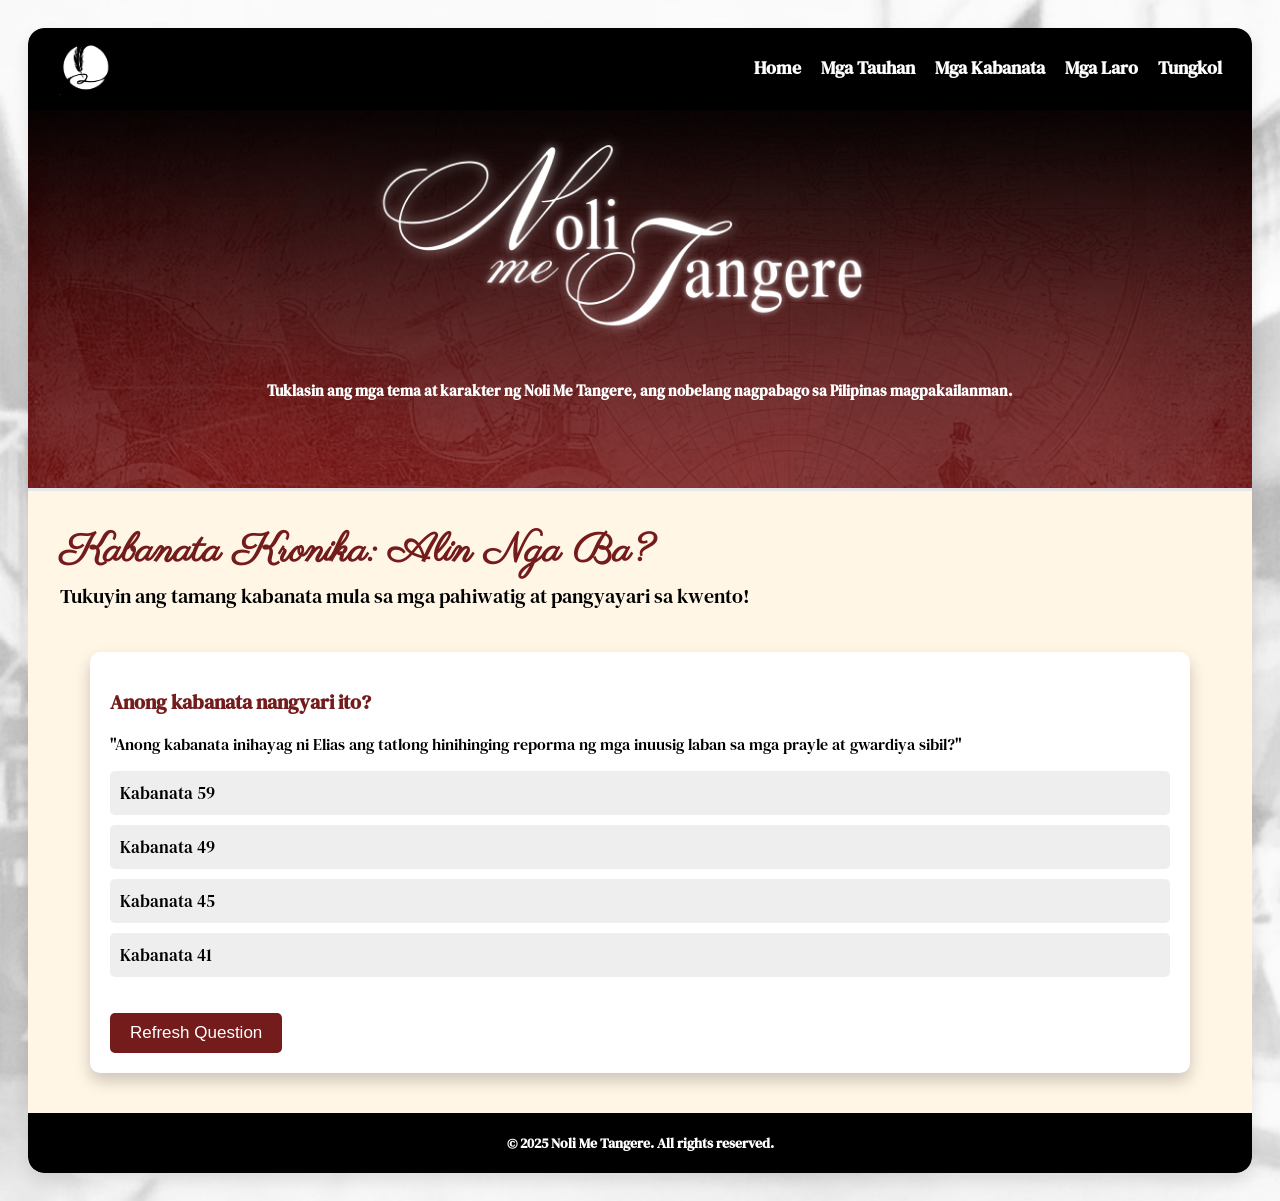
<file: kabanata kronika.html>
<!DOCTYPE html>
<html lang="en">
<head>
    <link rel="stylesheet" href="games.css">
    <link href="https://fonts.googleapis.com/css2?family=DM+Serif+Text:ital@0;1&family=EB+Garamond:ital,wght@0,400..800;1,400..800&family=Imbue:opsz,wght@10..100,100..900&family=Moon+Dance&family=News+Cycle:wght@400;700&family=Parisienne&display=swap" rel="stylesheet">
    <meta charset="UTF-8">
    <meta name="viewport" content="width=device-width, initial-scale=1.0">
    <title>Noli Me Tangere</title>
</head>

<body>

    <div class="container fade-in">
        <nav class="nav fade-in">
            <img src="noli.png" alt="Logo">
            <div>
                <a href="home.html">Home</a>
                <a href="characters.html">Mga Tauhan</a>
                <a href="chapters.html">Mga Kabanata</a>
                <a href="games.html">Mga Laro</a>
                <a href="about.html">Tungkol</a>
            </div>
        </nav>
        
        <header class="header fade-in">
            <p>Tuklasin ang mga tema at karakter ng Noli Me Tangere, ang nobelang nagpabago sa Pilipinas magpakailanman.</p>
        </header>

        <section class="desc">
            <h1>Kabanata Kronika: Alin Nga Ba?</h1>
            <p>Tukuyin ang tamang kabanata mula sa mga pahiwatig at pangyayari sa kwento!</p>
        </section>

        <main class="main" id="main">

            <section class="content" id="content">
                
                <div class="quiz-box">
                    <h2>Anong kabanata nangyari ito?</h2>
                    <p id="quote">..</p>
                    <ul class="options">
                        <li onclick="checkAnswer(this)">Option 1</li>
                        <li onclick="checkAnswer(this)">Option 2</li>
                        <li onclick="checkAnswer(this)">Option 3</li>
                        <li onclick="checkAnswer(this)">Option 4</li>
                    </ul>
                    <button onclick="loadQuestion()">Refresh Question</button>
                </div>

            </section>
        </main>

        <footer class="footer" id="footer">
            &copy; 2025 Noli Me Tangere. All rights reserved.
        </footer>
    </div>

    <!-- Audio Elements for Sound Effects -->
    <audio id="correctSound" src="https://assets.mixkit.co/active_storage/sfx/2869/2869-preview.mp3" preload="auto"></audio>
    <audio id="wrongSound" src="https://assets.mixkit.co/active_storage/sfx/2955/2955-preview.mp3" preload="auto"></audio>

    <script>
        document.addEventListener("DOMContentLoaded", function () {
            var main = document.getElementById("main");
            var footer = document.getElementById("footer");
            var content = document.getElementById("content");

            var fadeElements = document.querySelectorAll(".fade-in");

        function fadeInOnScroll() {
            fadeElements.forEach(function (element) {
                var rect = element.getBoundingClientRect();
                if (rect.top < window.innerHeight * 0.85) {
                    element.classList.add("show");
                }
            });
        }
            fadeInOnScroll();
                window.addEventListener("scroll", fadeInOnScroll);
        });
    </script>

    <script>
          const quizData = [
    {
        quote: "Anong kabanata nangyari ang isang malaking handaan sa bahay ni Kapitan Tiyago na dinaluhan ng mga kilalang tao sa lipunan?",
        correct: "Kabanata 1",
        options: ["Kabanata 1", "Kabanata 3", "Kabanata 6", "Kabanata 10"]
    },
    {
        quote: "Anong kabanata unang nagpakilala si Crisostomo Ibarra at kung saan siya ay tinalikuran ni Padre Damaso nang mag-alok siya ng kamay?",
        correct: "Kabanata 2",
        options: ["Kabanata 1", "Kabanata 2", "Kabanata 4", "Kabanata 7"]
    },
    {
        quote: "Anong kabanata nangyari ang hapunan kung saan nagalit si Padre Damaso dahil napunta sa kanya ang leeg at pakpak ng tinola?",
        correct: "Kabanata 3",
        options: ["Kabanata 2", "Kabanata 3", "Kabanata 5", "Kabanata 8"]
    },
    {
        quote: "Anong kabanata ikinuwento ni Tenyente Guevarra kay Ibarra ang tunay at malagim na sinapit ng kanyang amang si Don Rafael sa loob ng kulungan?",
        correct: "Kabanata 4",
        options: ["Kabanata 1", "Kabanata 4", "Kabanata 9", "Kabanata 14"]
    },
    {
        quote: "Anong kabanata nangyari ang pagtingin ni Ibarra sa bintana kung saan nakita niya ang isang magandang dalaga (Maria Clara) na parang panaginip sa gabing madilim?",
        correct: "Kabanata 5",
        options: ["Kabanata 5", "Kabanata 7", "Kabanata 12", "Kabanata 16"]
    },
    {
        quote: "Anong kabanata isinalaysay ang kasaysayan, kayamanan, at ang pagiging sunud-sunuran ni Kapitan Tiyago sa mga prayle?",
        correct: "Kabanata 6",
        options: ["Kabanata 3", "Kabanata 6", "Kabanata 10", "Kabanata 15"]
    },
    {
        quote: "Anong kabanata nangyari ang matamis na suyuan nina Ibarra at Maria Clara sa asotea kung saan binasa nila ang lumang liham ng binata?",
        correct: "Kabanata 7",
        options: ["Kabanata 5", "Kabanata 7", "Kabanata 22", "Kabanata 36"]
    },
    {
        quote: "Anong kabanata pinagmasdan ni Ibarra ang Maynila mula sa kalesa at napansin na walang asenso ang bayan matapos ang pitong taon?",
        correct: "Kabanata 8",
        options: ["Kabanata 4", "Kabanata 8", "Kabanata 11", "Kabanata 19"]
    },
    {
        quote: "Anong kabanata nangyari ang pag-uutos ni Padre Damaso kay Kapitan Tiyago na sirain ang kasunduang ipakasal si Maria Clara kay Ibarra?",
        correct: "Kabanata 9",
        options: ["Kabanata 9", "Kabanata 18", "Kabanata 31", "Kabanata 43"]
    },
    {
        quote: "Anong kabanata isinalaysay ang alamat ng San Diego at kung paano naging pag-aari ng nuno ni Ibarra ang kakahuyan sa bayang iyon?",
        correct: "Kabanata 10",
        options: ["Kabanata 6", "Kabanata 10", "Kabanata 13", "Kabanata 25"]
    },
    {
        quote: "Anong kabanata ipinaliwanag kung sino ang dalawang totoong makapangyarihan sa bayan ng San Diego: ang Kura at ang Alperes?",
        correct: "Kabanata 11",
        options: ["Kabanata 11", "Kabanata 15", "Kabanata 20", "Kabanata 40"]
    },
    {
        quote: "Anong kabanata nangyari ang pag-uusap ng dalawang sepulturero habang humuhukay sila ng libingan sa ilalim ng malakas na ulan?",
        correct: "Kabanata 12",
        options: ["Kabanata 12", "Kabanata 14", "Kabanata 26", "Kabanata 63"]
    },
    {
        quote: "Anong kabanata napag-alaman ni Ibarra na ang bangkay ng kanyang ama ay itinapon sa lawa sa utos ng malaking kura?",
        correct: "Kabanata 13",
        options: ["Kabanata 4", "Kabanata 13", "Kabanata 20", "Kabanata 32"]
    },
    {
        quote: "Anong kabanata unang ipinakilala si Tasyo, ang matalinong matanda na tinatawag ng ilan na pilosopo at ng iba na baliw?",
        correct: "Kabanata 14",
        options: ["Kabanata 8", "Kabanata 14", "Kabanata 25", "Kabanata 53"]
    },
    {
        quote: "Anong kabanata nangyari ang matinding pagpaparusa sa isang batang sakristan matapos siyang pagbintangan ng pagnanakaw ng dalawang onsa?",
        correct: "Kabanata 15",
        options: ["Kabanata 61", "Kabanata 14", "Kabanata 15", "Kabanata 4"]
    },
    {
        quote: "Anong kabanata ipinakita ang pagmamahal at paghihintay ng isang ina na si Sisa para sa pag-uwi ng kanyang dalawang anak na sakristan?",
        correct: "Kabanata 16",
        options: ["Kabanata 15", "Kabanata 16", "Kabanata 21", "Kabanata 39"]
    },
    {
        quote: "Anong kabanata umuwing duguan si Basilio, ibinalita ang pagdukot kay Crispin, at nanaginip ng masama tungkol sa kapatid?",
        correct: "Kabanata 17",
        options: ["Kabanata 16", "Kabanata 17", "Kabanata 24", "Kabanata 63"]
    },
    {
        quote: "Anong kabanata nagpunta si Sisa sa kumbento upang hanapin si Crispin ngunit ipinagtabuyan lamang siya ng tagapagluto at ng mga prayle?",
        correct: "Kabanata 18",
        options: ["Kabanata 12", "Kabanata 18", "Kabanata 21", "Kabanata 39"]
    },
    {
        quote: "Anong kabanata ibinahagi ng isang guro kay Ibarra ang mga suliranin sa sistema ng edukasyon at ang kawalan ng sariling gusali ng paaralan?",
        correct: "Kabanata 19",
        options: ["Kabanata 14", "Kabanata 19", "Kabanata 25", "Kabanata 33"]
    },
    {
        quote: "Anong kabanata nangyari ang pagtatalo sa tribunal sa pagitan ng mga matatanda at kabataan tungkol sa kung paano ipagdiriwang ang pista?",
        correct: "Kabanata 20",
        options: ["Kabanata 11", "Kabanata 20", "Kabanata 26", "Kabanata 40"]
    },
    {
        quote: "Anong kabanata dinakip si Sisa ng mga guwardiya sibil, pinaglakad nang walang sapin sa paa, at tuluyang nawala sa sarili?",
        correct: "Kabanata 21",
        options: ["Kabanata 16", "Kabanata 21", "Kabanata 39", "Kabanata 63"]
    },
    {
        quote: "Anong kabanata palihim na nakipagkita si Maria Clara kay Ibarra upang humingi ng paumanhin dahil hindi siya makakasama sa pamamasyal?",
        correct: "Kabanata 22",
        options: ["Kabanata 7", "Kabanata 22", "Kabanata 27", "Kabanata 60"]
    },
    {
        quote: "Anong kabanata nangyari ang pangingisda sa lawa kung saan iniligtas ni Ibarra si Elias mula sa isang malaking buwaya?",
        correct: "Kabanata 23",
        options: ["Kabanata 23", "Kabanata 24", "Kabanata 45", "Kabanata 61"]
    },
    {
        quote: "Anong kabanata palihim na sumunod at nagtago si Padre Salvi sa kagubatan upang silipin ang naliligong sina Maria Clara at ang kanyang mga kaibigan?",
        correct: "Kabanata 24",
        options: ["Kabanata 18", "Kabanata 24", "Kabanata 30", "Kabanata 44"]
    },
    {
        quote: "Anong kabanata bumisita si Ibarra sa bahay ni Pilosopo Tasyo upang humingi ng payo tungkol sa ipapatayo niyang paaralan?",
        correct: "Kabanata 25",
        options: ["Kabanata 14", "Kabanata 25", "Kabanata 33", "Kabanata 53"]
    },
    {
        quote: "Anong kabanata inilarawan ang labis na karangyaan at paghahanda ng buong bayan ng San Diego para sa bisperas ng kapistahan?",
        correct: "Kabanata 26",
        options: ["Kabanata 20", "Kabanata 26", "Kabanata 29", "Kabanata 38"]
    },
    {
        quote: "Anong kabanata nagkaroon ng marangyang piging kina Kapitan Tiyago kung saan dumating si Maria Clara at nagpakita ng magandang gintong agnos?",
        correct: "Kabanata 27",
        options: ["Kabanata 1", "Kabanata 22", "Kabanata 27", "Kabanata 36"]
    },
    {
        quote: "Anong kabanata isiniwalat ang iba't ibang kaisipan at balita tungkol sa pista sa pamamagitan ng pagbabasa ng mga liham mula sa iba't ibang tauhan?",
        correct: "Kabanata 28",
        options: ["Kabanata 28", "Kabanata 35", "Kabanata 48", "Kabanata 56"]
    },
    {
        quote: "Anong kabanata umaga na sa San Diego at nag-umpisa ang parada na pinangunahan ng mga banda at ng marangyang prusisyon?",
        correct: "Kabanata 29",
        options: ["Kabanata 20", "Kabanata 26", "Kabanata 29", "Kabanata 38"]
    },
    {
        quote: "Anong kabanata nagsisiksikan ang mga tao sa loob ng simbahan na sobrang init, at pinagmasdan ni Padre Salvi si Maria Clara?",
        correct: "Kabanata 30",
        options: ["Kabanata 9", "Kabanata 30", "Kabanata 31", "Kabanata 44"]
    },
    {
        quote: "Anong kabanata binigkas ni Padre Damaso ang kanyang napakahabang sermon na punong-puno ng pagpaparining laban kay Ibarra?",
        correct: "Kabanata 31",
        options: ["Kabanata 24", "Kabanata 30", "Kabanata 31", "Kabanata 62"]
    },
    {
        quote: "Anong kabanata bumagsak ang malaking bato at panghugos na muntik nang pumatay kay Ibarra habang itinatayo ang kanyang paaralan?",
        correct: "Kabanata 32",
        options: ["Kabanata 32", "Kabanata 33", "Kabanata 54", "Kabanata 55"]
    },
    {
        quote: "Anong kabanata lihim na kinausap ni Elias si Ibarra upang sabihing may mga kaaway siyang nagnanais sa kanyang buhay?",
        correct: "Kabanata 33",
        options: ["Kabanata 25", "Kabanata 33", "Kabanata 45", "Kabanata 49"]
    },
    {
        quote: "Anong kabanata sinugod at pilit na sinaksak ni Ibarra si Padre Damaso dahil sa matinding pang-iinsulto nito sa alaala ng kanyang ama?",
        correct: "Kabanata 34",
        options: ["Kabanata 3", "Kabanata 23", "Kabanata 34", "Kabanata 60"]
    },
    {
        quote: "Anong kabanata naging usap-usapan sa buong bayan ang ginawang pag-atake ni Ibarra at ang kanyang naging ekskomunikasyon?",
        correct: "Kabanata 35",
        options: ["Kabanata 35", "Kabanata 36", "Kabanata 43", "Kabanata 56"]
    },
    {
        quote: "Anong kabanata nag-iyakan si Maria Clara at Kapitan Tiyago dahil ipinagbawal ng simbahan na magkita o magpakasal sila ni Ibarra?",
        correct: "Kabanata 36",
        options: ["Kabanata 9", "Kabanata 36", "Kabanata 44", "Kabanata 60"]
    },
    {
        quote: "Anong kabanata dumating ang Kapitan Heneral sa San Diego at nagpakita ng suporta kay Ibarra laban sa mga prayle?",
        correct: "Kabanata 37",
        options: ["Kabanata 11", "Kabanata 37", "Kabanata 41", "Kabanata 57"]
    },
    {
        quote: "Anong kabanata muling idinaos ang prusisyon para sa pista kung saan umawit si Maria Clara sa harap ng bahay ni Kapitan Tiyago?",
        correct: "Kabanata 38",
        options: ["Kabanata 29", "Kabanata 38", "Kabanata 47", "Kabanata 52"]
    },
    {
        quote: "Anong kabanata nangyari ang brutal na pang-aalipusta ng isang malupit na babae (Doña Consolacion) sa baliw na si Sisa, kung saan pinilit niya itong kumanta at sumayaw gamit ang latigo?",
        correct: "Kabanata 39",
        options: ["Kabanata 21", "Kabanata 39", "Kabanata 47", "Kabanata 57"]
    },
    {
        quote: "Anong kabanata sumiklab ang kaguluhan sa dulaan matapos subukang patigilin ni Padre Salvi ang palabas ngunit pinigilan siya ng awtoridad?",
        correct: "Kabanata 40",
        options: ["Kabanata 20", "Kabanata 35", "Kabanata 40", "Kabanata 55"]
    },
    {
        quote: "Anong kabanata pinuntahan ni Elias si Ibarra sa bahay nito upang ibalita ang hinaing ng mga tulisan at mga inuusig ng lipunan?",
        correct: "Kabanata 41",
        options: ["Kabanata 33", "Kabanata 41", "Kabanata 49", "Kabanata 54"]
    },
    {
        quote: "Anong kabanata dumating sina Don Tiburcio de Espadaña at ang asawa niyang si Doña Victorina upang gamutin ang sakit ni Maria Clara?",
        correct: "Kabanata 42",
        options: ["Kabanata 42", "Kabanata 43", "Kabanata 47", "Kabanata 60"]
    },
    {
        quote: "Anong kabanata binalak ni Padre Damaso na ipakasal si Maria Clara kay Alfonso Linares, isang pamangkin ng kaibigan ni Don Tiburcio?",
        correct: "Kabanata 43",
        options: ["Kabanata 36", "Kabanata 43", "Kabanata 60", "Kabanata 62"]
    },
    {
        quote: "Anong kabanata pinilit mangumpisal si Maria Clara kay Padre Salvi, na lalong nagpalala sa lihim na pagnanasa ng pari sa dalaga?",
        correct: "Kabanata 44",
        options: ["Kabanata 30", "Kabanata 44", "Kabanata 51", "Kabanata 62"]
    },
    {
        quote: "Anong kabanata dinala ni Elias si Ibarra sa gubat upang makaharap si Kapitan Pablo, ang pinuno ng mga rebeldeng inuusig?",
        correct: "Kabanata 45",
        options: ["Kabanata 24", "Kabanata 41", "Kabanata 45", "Kabanata 50"]
    },
    {
        quote: "Anong kabanata isinalaysay ang matinding pagkagumon ng bayan sa sabong at dito nakita ang dalawang magkapatid (Tarsilo at Bruno) na pinangakuan ni Lucas ng salapi?",
        correct: "Kabanata 46",
        options: ["Kabanata 20", "Kabanata 35", "Kabanata 46", "Kabanata 56"]
    },
    {
        quote: "Anong kabanata nangyari ang nakakatawa ngunit mapanirang sagupaan at sabunutan nina Doña Consolacion at Doña Victorina sa kalsada?",
        correct: "Kabanata 47",
        options: ["Kabanata 39", "Kabanata 42", "Kabanata 47", "Kabanata 57"]
    },
    {
        quote: "Anong kabanata ipinaalam ni Ibarra kay Maria Clara na natanggal na ang kanyang ekskomunikasyon at maari na silang magpakasal?",
        correct: "Kabanata 48",
        options: ["Kabanata 35", "Kabanata 48", "Kabanata 51", "Kabanata 60"]
    },
    {
        quote: "Anong kabanata inihayag ni Elias ang tatlong hinihinging reporma ng mga inuusig laban sa mga prayle at gwardiya sibil?",
        correct: "Kabanata 49",
        options: ["Kabanata 41", "Kabanata 45", "Kabanata 49", "Kabanata 59"]
    },
    {
        quote: "Anong kabanata isinalaysay ni Elias ang malagim na nakaraan ng kanyang ninuno (Balat) na labis na dumanas ng kalupitan?",
        correct: "Kabanata 50",
        options: ["Kabanata 45", "Kabanata 50", "Kabanata 54", "Kabanata 61"]
    },
    {
        quote: "Anong kabanata napansin ng bayan ang maraming pagbabago kina Linares, Maria Clara, at Padre Salvi dahil sa pagpapanggap at kasinungalingan?",
        correct: "Kabanata 51",
        options: ["Kabanata 43", "Kabanata 48", "Kabanata 51", "Kabanata 56"]
    },
    {
        quote: "Anong kabanata nagtagpo sa sementeryo ang mga lihim na tauhan ni Lucas na nagpaplano ng pag-aaklas upang isisi kay Ibarra?",
        correct: "Kabanata 52",
        options: ["Kabanata 12", "Kabanata 38", "Kabanata 52", "Kabanata 55"]
    },
    {
        quote: "Anong kabanata sinabi ni Pilosopo Tasyo kay Don Filipo na malapit na siyang mamatay, at napansin niya ang nalalapit na malaking unos?",
        correct: "Kabanata 53",
        options: ["Kabanata 14", "Kabanata 25", "Kabanata 53", "Kabanata 63"]
    },
    {
        quote: "Anong kabanata ibinunyag ni Padre Salvi sa Alperes ang balak na pag-aaklas matapos niyang marinig ang pekeng kumpisal tungkol dito?",
        correct: "Kabanata 54",
        options: ["Kabanata 44", "Kabanata 52", "Kabanata 54", "Kabanata 55"]
    },
    {
        quote: "Anong kabanata nangyari ang pagsalakay ng mga huwad na tulisan at guwardiya sibil na nauwi sa pagkakakulong ni Crisostomo Ibarra?",
        correct: "Kabanata 55",
        options: ["Kabanata 24", "Kabanata 38", "Kabanata 43", "Kabanata 55"]
    },
    {
        quote: "Anong kabanata kumalat ang sari-saring usap-usapan at kasinungalingan tungkol sa pag-aaklas at sa pagkakasangkot ni Ibarra?",
        correct: "Kabanata 56",
        options: ["Kabanata 46", "Kabanata 52", "Kabanata 56", "Kabanata 58"]
    },
    {
        quote: "Anong kabanata nangyari ang matinding tortyur at pagpapahirap kay Tarsilo sa balon upang umamin siya, kahit na siya'y nanindigang inosente si Ibarra?",
        correct: "Kabanata 57",
        options: ["Kabanata 27", "Kabanata 37", "Kabanata 47", "Kabanata 57"]
    },
    {
        quote: "Anong kabanata dumaan ang mga bilanggong nakagapos kasama si Ibarra, habang sinusumpa at binabato sila ng mga mismong kababayan niya?",
        correct: "Kabanata 58",
        options: ["Kabanata 35", "Kabanata 55", "Kabanata 58", "Kabanata 61"]
    },
    {
        quote: "Anong kabanata mabilis na nag-usap-usap ang mga tao sa Maynila tungkol sa pag-aaklas sa San Diego at kung paano ito makaaapekto sa pulitika?",
        correct: "Kabanata 59",
        options: ["Kabanata 8", "Kabanata 56", "Kabanata 59", "Kabanata 62"]
    },
    {
        quote: "Anong kabanata ginanap ang kasunduan sa pagpapakasal ni Maria Clara kay Linares habang nagkaroon siya ng saglit at palihim na paalam kay Ibarra na nakatakas?",
        correct: "Kabanata 60",
        options: ["Kabanata 36", "Kabanata 43", "Kabanata 60", "Kabanata 62"]
    },
    {
        quote: "Anong kabanata nangyari ang madugong pagtugis sa lawa kung saan tumalon si Elias sa tubig upang iligaw ang mga guwardiya sibil at pinagbabaril siya?",
        correct: "Kabanata 61",
        options: ["Kabanata 23", "Kabanata 55", "Kabanata 61", "Kabanata 63"]
    },
    {
        quote: "Anong kabanata ipinaliwanag ni Padre Damaso kay Maria Clara na siya ang tunay nitong ama kaya ayaw niya kay Ibarra?",
        correct: "Kabanata 62",
        options: ["Kabanata 9", "Kabanata 31", "Kabanata 44", "Kabanata 62"]
    },
    {
        quote: "Anong kabanata sa bisperas ng Pasko tuluyang binawian ng buhay si Sisa matapos makilala ang duguan na si Basilio, at dito rin namatay si Elias?",
        correct: "Kabanata 63",
        options: ["Kabanata 16", "Kabanata 21", "Kabanata 53", "Kabanata 63"]
    },
    {
        quote: "Anong kabanata nakita sa epilogo ang naging wakas ng mga natirang tauhan tulad ng pagkabaliw ni Padre Damaso at ang pagpasok ni Maria Clara sa kumbento?",
        correct: "Kabanata 64 (Katapusan)",
        options: ["Kabanata 60", "Kabanata 62", "Kabanata 63", "Kabanata 64 (Katapusan)"]
    },
    {
        quote: "Anong kabanata (na tinawag na 'Ang Nawawalang Kabanata') ipinakita ang paalam ni Elias sa kanyang pinakamamahal na si Salome?",
        correct: "Kabanata X (Elias at Salome)",
        options: ["Kabanata 24", "Kabanata X (Elias at Salome)", "Kabanata 50", "Kabanata 61"]
    },
    {
        quote: "Saang kabanata unang nalaman ni Ibarra na may kinalaman si Padre Damaso sa paghihirap ng kanyang ama sa loob ng piitan?",
        correct: "Kabanata 4",
        options: ["Kabanata 2", "Kabanata 4", "Kabanata 9", "Kabanata 13"]
    },
    {
        quote: "Sa anong kabanata inihulog ni Ibarra si Padre Damaso sa sahig habang hawak ang kutsilyo at halos patayin ito sa galit?",
        correct: "Kabanata 34",
        options: ["Kabanata 3", "Kabanata 20", "Kabanata 34", "Kabanata 40"]
    },
    {
        quote: "Saang kabanata ibinunyag ang sulat mula sa ina ni Maria Clara na nagpapatunay sa lihim ng pagkatao ng dalaga?",
        correct: "Kabanata 60",
        options: ["Kabanata 36", "Kabanata 44", "Kabanata 60", "Kabanata 62"]
    },
    {
        quote: "Sa anong kabanata naglakad na may sunong na sulo ang mga tulisan papunta sa bahay-pamahalaan?",
        correct: "Kabanata 55",
        options: ["Kabanata 45", "Kabanata 52", "Kabanata 55", "Kabanata 61"]
    },
    {
        quote: "Sa anong kabanata sinunog ni Elias ang bahay ni Crisostomo Ibarra upang tuluyang sirain ang ebidensya laban sa kanya bago dumating ang mga awtoridad?",
        correct: "Kabanata 54",
        options: ["Kabanata 41", "Kabanata 54", "Kabanata 58", "Kabanata 63"]
    }
        ];

        const correctSound = document.getElementById("correctSound");
        const wrongSound = document.getElementById("wrongSound");

        function loadQuestion() {
            let randomIndex = Math.floor(Math.random() * quizData.length);
            let question = quizData[randomIndex];

            document.getElementById("quote").textContent = `"${question.quote}"`;
            
            let shuffledOptions = [...question.options].sort(() => Math.random() - 0.5);
            let optionsList = document.querySelectorAll(".options li");

            optionsList.forEach((option, index) => {
                option.textContent = shuffledOptions[index];
                option.className = "";
                option.style.pointerEvents = "auto"; // Re-enable clicks
                option.onclick = function () {
                    checkAnswer(option, question.correct);
                };
            });
        }

        function checkAnswer(selectedOption, correctAnswer) {
            let optionsList = document.querySelectorAll(".options li");

            // Disable further clicks after an answer is chosen
            optionsList.forEach(option => {
                option.style.pointerEvents = "none";
                if (option.textContent === correctAnswer) {
                    option.className = "correct";
                } else if (option === selectedOption) {
                    option.className = "wrong";
                }
            });

            // Play appropriate sound effect
            if (selectedOption.textContent === correctAnswer) {
                correctSound.currentTime = 0;
                correctSound.play().catch(e => console.log("Audio play blocked:", e));
            } else {
                wrongSound.currentTime = 0;
                wrongSound.play().catch(e => console.log("Audio play blocked:", e));
            }
        }

        window.onload = loadQuestion;
    </script>
</body>

</html>
</file>
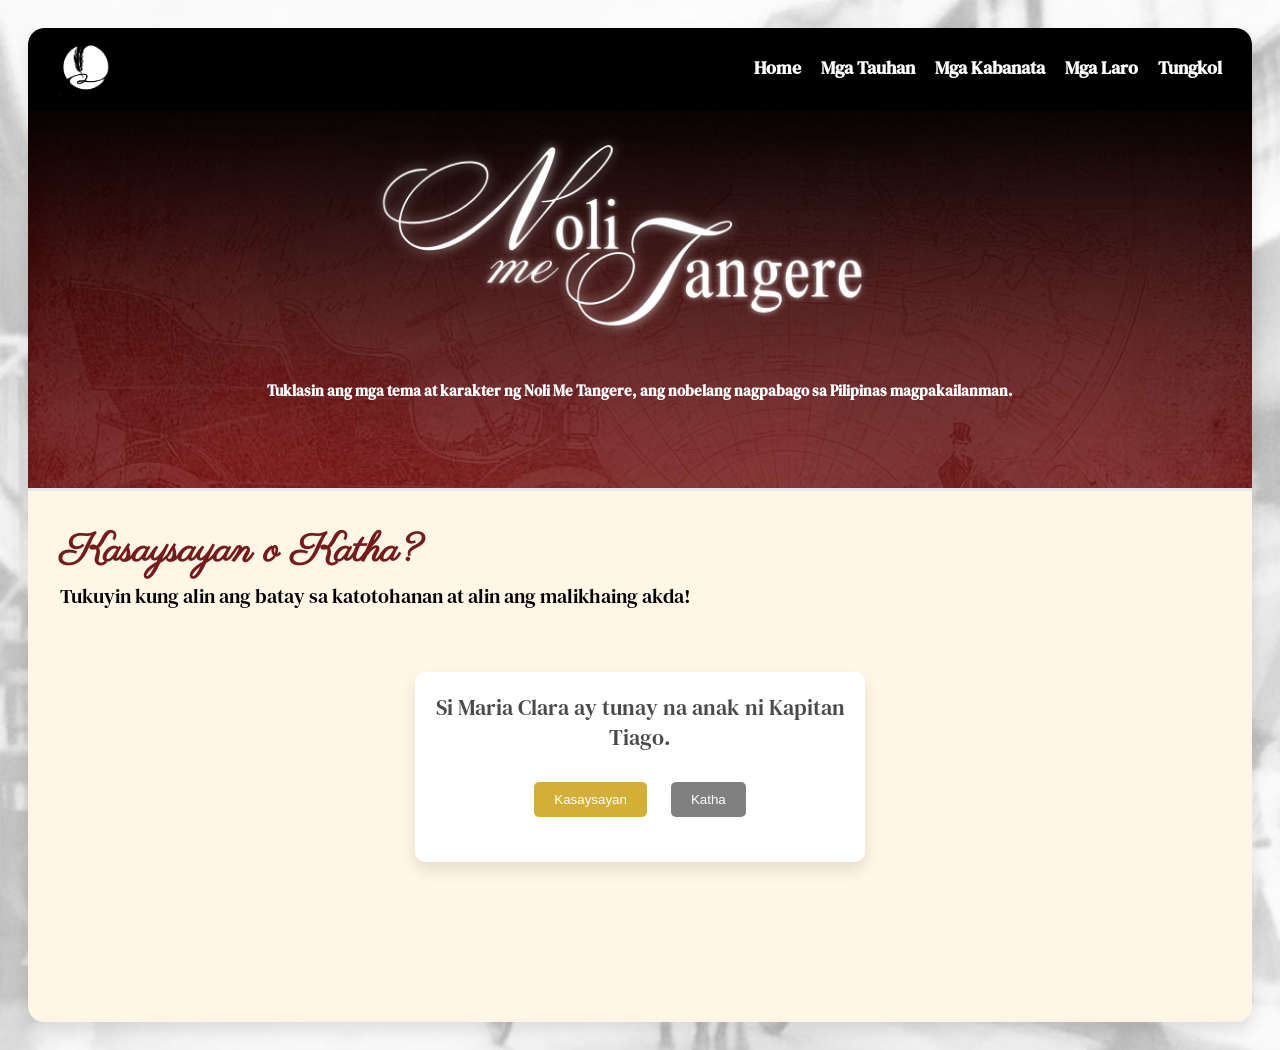
<file: kasaysayanokatha.html>
<!DOCTYPE html>
<html lang="en">
<head>
    <link rel="stylesheet" href="games.css">
    <link href="https://fonts.googleapis.com/css2?family=DM+Serif+Text:ital@0;1&family=EB+Garamond:ital,wght@0,400..800;1,400..800&family=Imbue:opsz,wght@10..100,100..900&family=Moon+Dance&family=News+Cycle:wght@400;700&family=Parisienne&display=swap" rel="stylesheet">
    <meta charset="UTF-8">
    <meta name="viewport" content="width=device-width, initial-scale=1.0">
    <title>Noli Me Tangere</title>
    <style>
        .fade-in { opacity: 0; transform: translateY(20px); transition: opacity 0.8s ease-out, transform 0.8s ease-out; }
        .fade-in.show { opacity: 1; transform: translateY(0); }
        .quiz-container { text-align: center; margin-top: 20px; }
        .btn { padding: 10px 20px; margin: 10px; border: none; background-color: #007bff; color: white; cursor: pointer; border-radius: 5px; }
        .btn:hover { background-color: #0056b3; }
        #result { margin-top: 15px; font-weight: bold; }
    </style>
</head>   
<body>

    <div class="container fade-in">
        <nav class="nav fade-in">
            <img src="noli.png" alt="Logo">
            <div>
                <a href="index.html">Home</a>
                <a href="characters.html">Mga Tauhan</a>
                <a href="chapters.html">Mga Kabanata</a>
                <a href="games.html">Mga Laro</a>
                <a href="about.html">Tungkol</a>
            </div>
        </nav>
        
        <header class="header fade-in">
            <p>Tuklasin ang mga tema at karakter ng Noli Me Tangere, ang nobelang nagpabago sa Pilipinas magpakailanman.</p>
        </header>

        <section class="desc">
            <h1>Kasaysayan o Katha?</h1>
            <p>Tukuyin kung alin ang batay sa katotohanan at alin ang malikhaing akda!</p>
        </section>

        <main class="main" id="main">
            <section class="content" id="content">
                <div class="quiz-container">
                    <div id="question" class="question">Loading...</div>
                    <button id="trueBtn" class="btn">Kasaysayan</button>
                    <button id="falseBtn" class="btn">Katha</button>
                    <div id="result"></div>
                </div>
            </section>
        </main>

        <footer class="footer fade-in" id="footer">
            &copy; 2025 Noli Me Tangere. All rights reserved.
        </footer>
    </div>

    <!-- Audio Elements for Sound Effects -->
    <audio id="correctSound" src="https://assets.mixkit.co/active_storage/sfx/2869/2869-preview.mp3" preload="auto"></audio>
    <audio id="wrongSound" src="https://assets.mixkit.co/active_storage/sfx/2955/2955-preview.mp3" preload="auto"></audio>

    <script>
        // Fade-in animation on scroll
        document.addEventListener("DOMContentLoaded", function () {
            const fadeElements = document.querySelectorAll(".fade-in");

            function fadeInOnScroll() {
                fadeElements.forEach(element => {
                    const rect = element.getBoundingClientRect();
                    if (rect.top < window.innerHeight * 0.85) {
                        element.classList.add("show");
                    }
                });
            }

            fadeInOnScroll();
            window.addEventListener("scroll", fadeInOnScroll);
        });

        // Quiz functionality
        const questions = [
            { question: "Si Maria Clara ay tunay na anak ni Kapitan Tiago.", answer: "Katha" },
            { question: "Ang Noli Me Tangere ay unang nailathala sa Berlin, Germany.", answer: "Kasaysayan" },
            { question: "Ang pangunahing tema ng nobela ay pagmamahal at pagkakaibigan.", answer: "Katha" },
            { question: "Si Elias ay nagligtas kay Ibarra sa huling bahagi ng nobela.", answer: "Kasaysayan" },
            { question: "Ang tauhang si Don Rafael ay ama ni Crisostomo Ibarra.", answer: "Kasaysayan" },
            { question: "Si Padre Damaso ay isang mabait at mapagpakumbabang pari na tumulong kay Ibarra.", answer: "Katha" },
            { question: "Ang Noli Me Tangere ay isinulat ni Jose Rizal upang ilantad ang katiwalian at pang-aapi ng mga Kastila sa Pilipinas.", answer: "Kasaysayan" },
            { question: "Si Sisa ay isang mayamang babae na may masayang pamilya.", answer: "Katha" },
            { question: "Si Kapitan Tiyago ay kilala bilang isang tapat at relihiyosong tao sa bayan ng San Diego.", answer: "Katha" },
            { question: "Ang kwento ng Noli Me Tangere ay naganap noong panahon ng pananakop ng mga Amerikano.", answer: "Katha" },
            { question: "Si Pilosopo Tasyo ay kinikilala sa bayan bilang isang taong may kakaibang pananaw at tinatawag ding baliw.", answer: "Kasaysayan" },
            { question: "Ang salitang 'Noli Me Tangere' ay nagmula sa Bibliya na nangangahulugang 'Huwag Mo Akong Salingin'.", answer: "Kasaysayan" },
            { question: "Si Basilio at Crispin ay mga anak ni Sisa na nagtatrabaho bilang mga sakristan sa kumbento.", answer: "Kasaysayan" },
            { question: "Si Doña Victorina ay isang Pilipina na nagpanggap na Kastila at ikinasal kay Don Tiburcio de Espadaña.", answer: "Kasaysayan" },
            { question: "Si Maria Clara ay pumasok sa kumbento ng mga madre pagkatapos akalain niyang patay na si Ibarra.", answer: "Kasaysayan" },
            { question: "Si Crisostomo Ibarra ay nag-aral sa Europa nang pitong taon bago bumalik sa Pilipinas.", answer: "Kasaysayan" },
            { question: "Si Padre Salvi ang kura paroko ng San Diego na may lihim na pagnanasa kay Maria Clara.", answer: "Kasaysayan" },
            { question: "Ang libingan ni Don Rafael Ibarra ay hinukay at inilipat sa libingan ng mga intsik o sementeryo ng mga aba sa utos ng kura.", answer: "Kasaysayan" },
            { question: "Si Elias ang nagbabala kay Ibarra tungkol sa panganib habang itinatayo ang paaralan.", answer: "Kasaysayan" },
            { question: "Ang nobela ay inihandog ni Jose Rizal sa Inang Bayan.", answer: "Kasaysayan" },
            { question: "Si Sinang ang matalik na kaibigan ni Maria Clara na mahilig magbiro at masayahin.", answer: "Kasaysayan" },
            { question: "Si Pedro ay ang mabait at responsableng asawa ni Sisa na tumutulong sa pag-aalaga sa kanilang mga anak.", answer: "Katha" },
            { question: "Si Alperes ang pinuno ng mga Guwardiya Sibil sa San Diego na madalas maka-alitan ni Padre Damaso.", answer: "Kasaysayan" },
            { question: "Si Salome ay ang kasintahan ni Elias na nakatira sa isang kubo sa tabi ng gubat.", answer: "Kasaysayan" },
            { question: "Ang bangkay ni Crispin ay natagpuan sa loob ng kumbento kinabukasan.", answer: "Katha" },
            { question: "Si Linares ay ang binatang pamangkin ni Don Tiburcio na inihain para mapangasawa ni Maria Clara.", answer: "Kasaysayan" },
            { question: "Si Padre Damaso ang tunay na amang biyolohikal ni Maria Clara.", answer: "Kasaysayan" },
            { question: "Ang Noli Me Tangere ay nailimbag noong taong 1887 sa tulong ng kaibigan ni Rizal na si Maximo Viola.", answer: "Kasaysayan" },
            { question: "Si Elias ay namatay sa pag-aakalang siya ang pinagbabaril habang tumakas sila sa lawa kasama si Ibarra.", answer: "Kasaysayan" },
            { question: "Si Don Rafael Ibarra ay namatay sa loob ng bilangguan dahil sa matinding sakit at pag-aakusa laban sa kanya.", answer: "Kasaysayan" },
            { question: "Si Sisa ay tuluyang nabaliw dahil sa pagkawala at pagpanaw ng kanyang dalawang anak.", answer: "Kasaysayan" },
            { question: "Si Tarsilo at Bruno ay ang magkapatid na pinilit umamin at nagdusa dahil sa paratang ng pag-aaklas.", answer: "Kasaysayan" },
            { question: "Si Lucas ay ang kapatid ng taong madilaw na nagplano ng pag-aalsa upang idiin si Ibarra.", answer: "Kasaysayan" },
            { question: "Ang bayan ng San Diego ay kathang-isip lamang ni Jose Rizal na sumasalamin sa kalagayan ng Pilipinas noon.", answer: "Kasaysayan" },
            { question: "Si Maria Clara ay namatay habang mahimbing na natutulog sa kanyang silid sa kumbento sa huling kabanata.", answer: "Katha" },
            { question: "Si Tiya Isabel ang nagpalaki at kumalinga kay Maria Clara mula nang pumanaw ang kanyang ina.", answer: "Kasaysayan" },
            { question: "Ang buwaya sa lawa ay tinalo at pinatay ni Crisostomo Ibarra nang walang tulong sinuman.", answer: "Katha" },
            { question: "Si Albino ay ang dating seminarista na sumapi sa mga nag-aalsa at naging kasintahan ni Sinang.", answer: "Kasaysayan" },
            { question: "Ang pagpapatayo ng paaralan ni Ibarra ay natapos at ginamit nang mahabang panahon para sa mga bata.", answer: "Katha" },
            { question: "Si Jose Rizal ay nagsimulang sumulat ng Noli Me Tangere habang siya ay nasa Paris at Madrid.", answer: "Kasaysayan" }
        ];

        let currentQuestionIndex = 0;
        const questionElement = document.getElementById("question");
        const resultElement = document.getElementById("result");
        const trueBtn = document.getElementById("trueBtn");
        const falseBtn = document.getElementById("falseBtn");
        const correctSound = document.getElementById("correctSound");
        const wrongSound = document.getElementById("wrongSound");

        function displayQuestion() {
            if (currentQuestionIndex < questions.length) {
                questionElement.textContent = questions[currentQuestionIndex].question;
                resultElement.textContent = "";
                trueBtn.disabled = false;
                falseBtn.disabled = false;
            } else {
                questionElement.textContent = "Quiz completed!";
                trueBtn.style.display = "none";
                falseBtn.style.display = "none";
                resultElement.textContent = "Salamat sa pagsagot!";
            }
        }

        function checkAnswer(userAnswer) {
            // Disable buttons temporarily to prevent double clicking
            trueBtn.disabled = true;
            falseBtn.disabled = true;

            const correctAnswer = questions[currentQuestionIndex].answer;
            if (userAnswer === correctAnswer) {
                resultElement.textContent = "Tama!";
                resultElement.style.color = "green";
                correctSound.currentTime = 0;
                correctSound.play().catch(e => console.log("Audio play blocked:", e));
            } else {
                resultElement.textContent = "Mali!";
                resultElement.style.color = "red";
                wrongSound.currentTime = 0;
                wrongSound.play().catch(e => console.log("Audio play blocked:", e));
            }
            currentQuestionIndex++;
            setTimeout(displayQuestion, 1000);
        }

        trueBtn.addEventListener("click", () => checkAnswer("Kasaysayan"));
        falseBtn.addEventListener("click", () => checkAnswer("Katha"));

        // Start the quiz
        displayQuestion();
    </script>

</body>
</html>
</file>
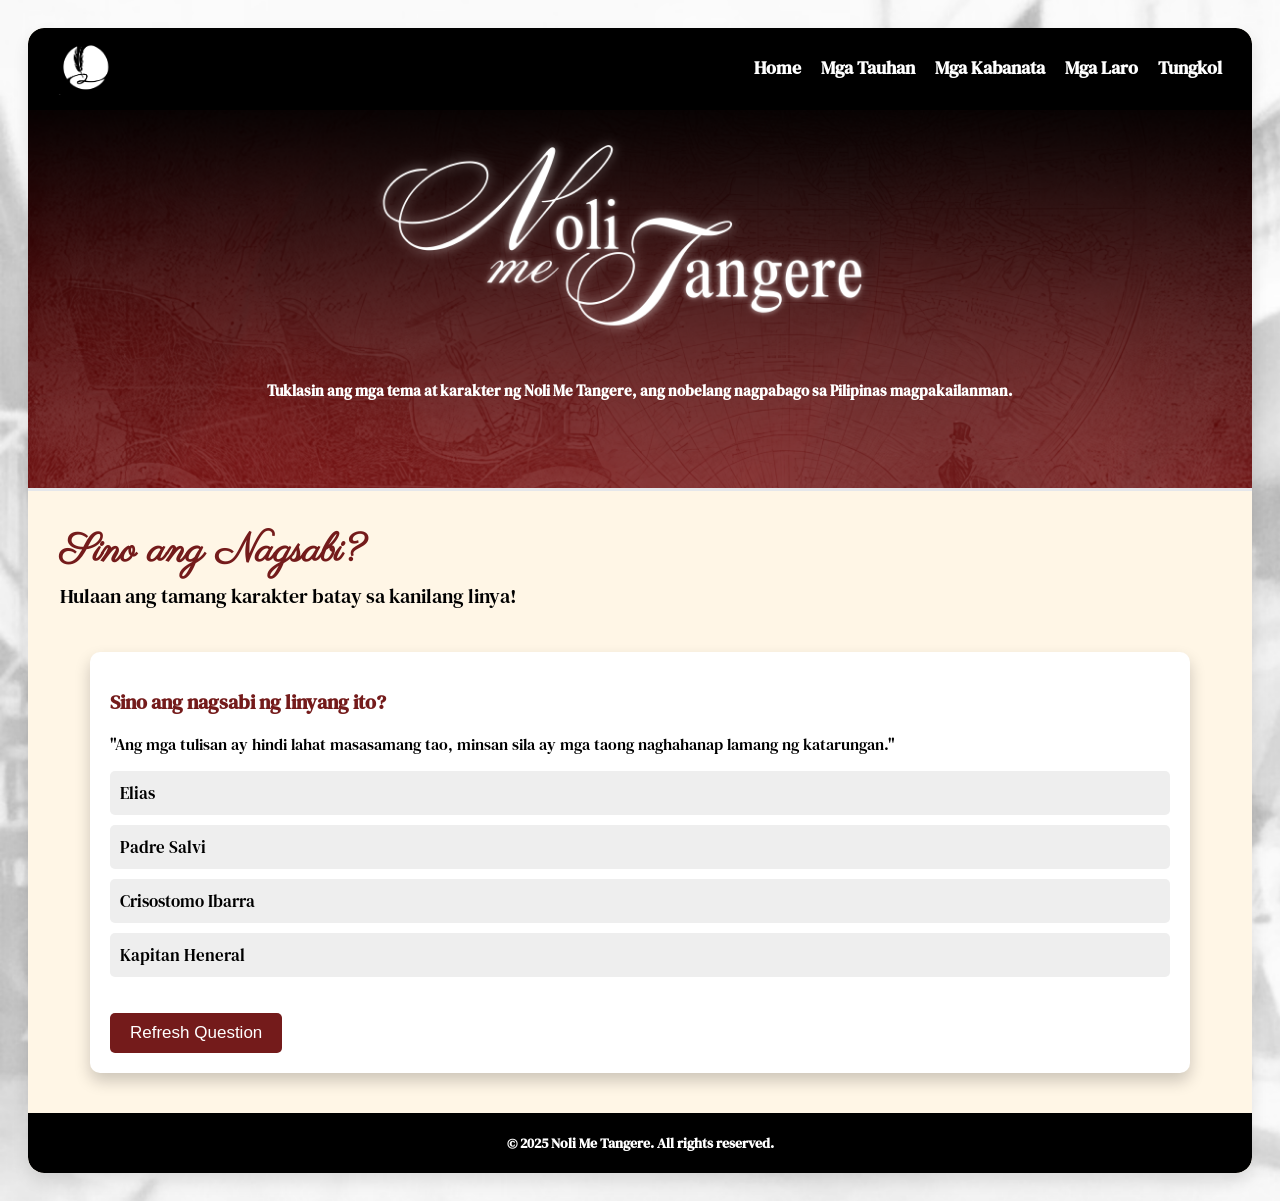
<file: sinoangnagsabi.html>
<!DOCTYPE html>
<html lang="en">
<head>
    <link rel="stylesheet" href="games.css">
    <link href="https://fonts.googleapis.com/css2?family=DM+Serif+Text:ital@0;1&family=EB+Garamond:ital,wght@0,400..800;1,400..800&family=Imbue:opsz,wght@10..100,100..900&family=Moon+Dance&family=News+Cycle:wght@400;700&family=Parisienne&display=swap" rel="stylesheet">
    <meta charset="UTF-8">
    <meta name="viewport" content="width=device-width, initial-scale=1.0">
    <title>Noli Me Tangere</title>
</head>

<body>

    <div class="container fade-in">
        <nav class="nav fade-in">
            <img src="noli.png" alt="Logo">
            <div>
               <a href="index.html">Home</a>
                <a href="characters.html">Mga Tauhan</a>
                <a href="chapters.html">Mga Kabanata</a>
                <a href="games.html">Mga Laro</a>
                <a href="about.html">Tungkol</a>
            </div>
        </nav>
        
        <header class="header fade-in">
            <p>Tuklasin ang mga tema at karakter ng Noli Me Tangere, ang nobelang nagpabago sa Pilipinas magpakailanman.</p>
        </header>

        <section class="desc">
            <h1>Sino ang Nagsabi?</h1>
            <p>Hulaan ang tamang karakter batay sa kanilang linya!</p>
        </section>

        <main class="main" id="main">

            <section class="content" id="content">
                
                <div class="quiz-box">
                    <h2>Sino ang nagsabi ng linyang ito?</h2>
                    <p id="quote">..</p>
                    <ul class="options">
                        <li>Option 1</li>
                        <li>Option 2</li>
                        <li>Option 3</li>
                        <li>Option 4</li>
                    </ul>
                    <button onclick="loadQuestion()">Refresh Question</button>
                </div>

            </section>
        </main>

        <footer class="footer" id="footer">
            &copy; 2025 Noli Me Tangere. All rights reserved.
        </footer>
    </div>

    <!-- Audio Elements for Sound Effects -->
    <audio id="correctSound" src="https://assets.mixkit.co/active_storage/sfx/2869/2869-preview.mp3" preload="auto"></audio>
    <audio id="wrongSound" src="https://assets.mixkit.co/active_storage/sfx/2955/2955-preview.mp3" preload="auto"></audio>

    <script>
        document.addEventListener("DOMContentLoaded", function () {
            var main = document.getElementById("main");
            var footer = document.getElementById("footer");
            var content = document.getElementById("content");

            var fadeElements = document.querySelectorAll(".fade-in");

        function fadeInOnScroll() {
            fadeElements.forEach(function (element) {
                var rect = element.getBoundingClientRect();
                if (rect.top < window.innerHeight * 0.85) {
                    element.classList.add("show");
                }
            });
        }
            fadeInOnScroll();
                window.addEventListener("scroll", fadeInOnScroll);
            });
    </script>

    <script>
         const quizData = [
                {
                    quote: "Nasaan na ang mga anak ko?!",
                    correct: "Sisa",
                    options: ["Crisostomo Ibarra", "Elias", "Sisa", "Jose Rizal"]
                },
                {
                    quote: "Bakit ako matatakot? Ako ba’y may kasalanan?",
                    correct: "Elias",
                    options: ["Salome", "Simoun", "Sisa", "Elias"]
                },
                {
                    quote: "Ang mga taong walang kibo ay dapat ding katakutan.",
                    correct: "Elias",
                    options: ["Crisostomo Ibarra", "Elias", "Donya Victorina", "Mama mo"]
                },
                {
                    quote: "Ang relihiyon ay hindi dapat gamitin upang apihin ang tao.",
                    correct: "Pilosopo Tasyo",
                    options: ["Pilosopo Tasyo", "Crisostomo Ibarra", "Maria Clara", "Simoun"]
                },
                {
                    quote: "Ano ang inyong gagawin kung makita ninyo ang taong pumatay sa inyong ama?",
                    correct: "Crisostomo Ibarra",
                    options: ["Crisostomo Ibarra", "Elias", "Padre Salvi", "Maria Clara"]
                },
                {
                    quote: "Walang mangmang kung walang manloloko.",
                    correct: "Pilosopo Tasyo",
                    options: ["Padre Damaso", "Pilosopo Tasyo", "Basilio", "Captain Tiago"]
                },
                {
                    quote: "Hindi lahat ng pari ay banal.",
                    correct: "Pilosopo Tasyo",
                    options: ["Kapitan Tiyago", "Pilosopo Tasyo", "Elias", "Doña Victorina"]
                },
                {
                    quote: "Kapag ang bayan ay nasa ilalim ng pang-aapi, may karapatan itong lumaban.",
                    correct: "Elias",
                    options: ["Maria Clara", "Elias", "Crisostomo Ibarra", "Sinang"]
                },
                {
                    quote: "Hindi ako nagtataka kung bakit hindi umuunlad ang bayan natin.",
                    correct: "Pilosopo Tasyo",
                    options: ["Maria Clara", "Linares", "Sisa", "Pilosopo Tasyo"]
                },
                {
                    quote: "Mahal ko siya, kaya ako’y magiging isang madre!",
                    correct: "Maria Clara",
                    options: ["Maria Clara", "Crisostomo Ibarra", "Sisa", "Doña Victorina"]
                },

                // --- 30 Bagong Tanong ---
                {
                    quote: "Mamamatay akong hindi nakikita ang pagbubukang-liwayway sa aking bayan!",
                    correct: "Elias",
                    options: ["Crisostomo Ibarra", "Padre Damaso", "Elias", "Pilosopo Tasyo"]
                },
                {
                    quote: "Kayong makakakita sa pag-asa, batiin ninyo siya, at huwag kalilimutan ang mga nalugmok sa dilim ng gabi!",
                    correct: "Elias",
                    options: ["Padre Salvi", "Basilio", "Elias", "Crisostomo Ibarra"]
                },
                {
                    quote: "Kung kailangan ko pa ng katibayan upang maniwala sa Diyos, sapat na ang makita kita.",
                    correct: "Crisostomo Ibarra",
                    options: ["Linares", "Crisostomo Ibarra", "Kapitan Tiyago", "Alfares"]
                },
                {
                    quote: "Ang mga prayle ang nagpapasiya sa lahat, ang gobyerno ay nakikinig lamang.",
                    correct: "Pilosopo Tasyo",
                    options: ["Elias", "Kapitan Heneral", "Don Tiburcio", "Pilosopo Tasyo"]
                },
                {
                    quote: "Gusto kong magpatayo ng paaralan upang mabigyan ng magandang kinabukasan ang mga kabataan.",
                    correct: "Crisostomo Ibarra",
                    options: ["Crisostomo Ibarra", "Padre Damaso", "Kapitan Tiyago", "Tiya Isabel"]
                },
                {
                    quote: "Walang lihim na hindi nabubunyag sa bayang ito.",
                    correct: "Pilosopo Tasyo",
                    options: ["Pilosopo Tasyo", "Doña Consolacion", "Elias", "Sisa"]
                },
                {
                    quote: "Mas mabuti ang maging sawi sa pag-ibig kaysa walang alam sa katotohanan.",
                    correct: "Pilosopo Tasyo",
                    options: ["Elias", "Maria Clara", "Pilosopo Tasyo", "Crispin"]
                },
                {
                    quote: "Ang mga Indio ay ipinanganak lamang upang maglingkod at sumunod.",
                    correct: "Padre Damaso",
                    options: ["Padre Damaso", "Crisostomo Ibarra", "Kapitan Tiyago", "Basilio"]
                },
                {
                    quote: "Wala akong ibang minahal kundi siya, ngunit kailangan ko siyang iwan para sa aking ama.",
                    correct: "Maria Clara",
                    options: ["Sisa", "Maria Clara", "Doña Victorina", "Sinang"]
                },
                {
                    quote: "Ako ay heneral ng Pilipinas, ngunit ang mga prayle ang totoong namumuno.",
                    correct: "Kapitan Heneral",
                    options: ["Tenyente Guevarra", "Alfares", "Kapitan Heneral", "Kapitan Tiyago"]
                },
                {
                    quote: "Sa mga panahong ito, ang mabuting tao ay madalas ituring na baliw.",
                    correct: "Pilosopo Tasyo",
                    options: ["Sisa", "Pilosopo Tasyo", "Elias", "Doña Victorina"]
                },
                {
                    quote: "Bawat bansa ay may sariling sakit. Ang sa atin ay ang kanser sa lipunan.",
                    correct: "Crisostomo Ibarra",
                    options: ["Padre Salvi", "Crisostomo Ibarra", "Elias", "Pilosopo Tasyo"]
                },
                {
                    quote: "Hindi lahat ng kumikinang ay ginto, at hindi lahat ng madilim ay masama.",
                    correct: "Pilosopo Tasyo",
                    options: ["Sisa", "Pilosopo Tasyo", "Maria Clara", "Padre Sibyla"]
                },
                {
                    quote: "Hindi ka isang tunay na may-kaya kung hindi ka marunong mag-Kastila!",
                    correct: "Doña Victorina",
                    options: ["Doña Victorina", "Tiya Isabel", "Maria Clara", "Sisa"]
                },
                {
                    quote: "Isang araw, malalaman din nila ang katotohanan tungkol sa pagkamatay ng aking ama sa loob ng kulungan.",
                    correct: "Crisostomo Ibarra",
                    options: ["Basilio", "Elias", "Crisostomo Ibarra", "Crispin"]
                },
                {
                    quote: "Hindi lahat ng matanda ay may sapat na karunungan, tulad ng hindi lahat ng bata ay mangmang.",
                    correct: "Pilosopo Tasyo",
                    options: ["Pilosopo Tasyo", "Padre Damaso", "Elias", "Crisostomo Ibarra"]
                },
                {
                    quote: "Ang mga tulisan ay hindi lahat masasamang tao, minsan sila ay mga taong naghahanap lamang ng katarungan.",
                    correct: "Elias",
                    options: ["Padre Salvi", "Elias", "Kapitan Heneral", "Crisostomo Ibarra"]
                },
                {
                    quote: "Ako’y maghihintay sa iyo, kahit hanggang sa kamatayan.",
                    correct: "Maria Clara",
                    options: ["Maria Clara", "Sinang", "Sisa", "Victoria"]
                },
                {
                    quote: "Kapag nagalit ang isang tahimik na tao, matakot kayo dahil wala siyang sasantuhin.",
                    correct: "Elias",
                    options: ["Padre Damaso", "Elias", "Pilosopo Tasyo", "Crispin"]
                },
                {
                    quote: "Kailangan kong mabuhay at magtrabaho para mabawi ang aking mga anak!",
                    correct: "Sisa",
                    options: ["Doña Consolacion", "Sisa", "Tiya Isabel", "Maria Clara"]
                },
                {
                    quote: "Sa ilalim ng aking bubong, ang mga panauhin ko ay laging ligtas at iginagalang.",
                    correct: "Kapitan Tiyago",
                    options: ["Padre Damaso", "Kapitan Tiyago", "Doña Victorina", "Crisostomo Ibarra"]
                },
                {
                    quote: "Sana ay naging ulila na lamang ako kaysa magkaroon ng ganitong kapalaran.",
                    correct: "Maria Clara",
                    options: ["Sisa", "Maria Clara", "Basilio", "Crispin"]
                },
                {
                    quote: "Wala akong kasalanan! Hindi ako nagnakaw ng dalawang onsa!",
                    correct: "Crispin",
                    options: ["Basilio", "Crispin", "Sisa", "Elias"]
                },
                {
                    quote: "Kuya, ayoko nang bumalik sa kumbento. Natatakot ako sa kura.",
                    correct: "Crispin",
                    options: ["Crispin", "Basilio", "Ibarra", "Tasyo"]
                },
                {
                    quote: "Ang Diyos ang bahalang humatol sa aking mga naging kasalanan, ngunit hindi ko hahayaang mapahamak ka.",
                    correct: "Elias",
                    options: ["Elias", "Pilosopo Tasyo", "Crisostomo Ibarra", "Maria Clara"]
                },
                {
                    quote: "Tanging ang edukasyon ang makapagliligtas sa ating bayan mula sa pagiging mangmang.",
                    correct: "Crisostomo Ibarra",
                    options: ["Padre Damaso", "Crisostomo Ibarra", "Tenyente Guevarra", "Doña Victorina"]
                },
                {
                    quote: "Huwag mong kalimutan na ako ang kura paroko ng bayang ito! Ako ang masusunod!",
                    correct: "Padre Salvi",
                    options: ["Padre Salvi", "Kapitan Tiyago", "Elias", "Don Tiburcio"]
                },
                {
                    quote: "Ang aking asawa ay isang tanyag na manggagamot na mula pa sa Espanya!",
                    correct: "Doña Victorina",
                    options: ["Doña Consolacion", "Tiya Isabel", "Sisa", "Doña Victorina"]
                },
                {
                    quote: "Ang sinumang hindi nakakaalam sa kanyang kasaysayan ay walang maayos na hinaharap.",
                    correct: "Pilosopo Tasyo",
                    options: ["Elias", "Crisostomo Ibarra", "Pilosopo Tasyo", "Padre Sibyla"]
                },
                {
                    quote: "Kung sino ang may hawak ng relihiyon sa bayang ito, siya rin ang may hawak ng kapangyarihan.",
                    correct: "Pilosopo Tasyo",
                    options: ["Pilosopo Tasyo", "Kapitan Heneral", "Alfares", "Elias"]
                }
        ];

        function loadQuestion() {
            let randomIndex = Math.floor(Math.random() * quizData.length);
            let question = quizData[randomIndex];

            document.getElementById("quote").textContent = `"${question.quote}"`;
            
            let shuffledOptions = [...question.options].sort(() => Math.random() - 0.5);
            let optionsList = document.querySelectorAll(".options li");

            optionsList.forEach((option, index) => {
                option.textContent = shuffledOptions[index];
                option.className = "";
                option.style.pointerEvents = "auto"; // Re-enable clicks for new question
                option.onclick = function () {
                    checkAnswer(option, question.correct);
                };
            });
        }

        function checkAnswer(selectedOption, correctAnswer) {
            let optionsList = document.querySelectorAll(".options li");
            let correctSound = document.getElementById("correctSound");
            let wrongSound = document.getElementById("wrongSound");

            // Disable further clicks once an option is chosen
            optionsList.forEach(option => {
                option.style.pointerEvents = "none";
                if (option.textContent === correctAnswer) {
                    option.className = "correct";
                } else if (option === selectedOption) {
                    option.className = "wrong";
                }
            });

            // Play appropriate sound effect
            if (selectedOption.textContent === correctAnswer) {
                correctSound.currentTime = 0;
                correctSound.play().catch(e => console.log("Audio play blocked:", e));
            } else {
                wrongSound.currentTime = 0;
                wrongSound.play().catch(e => console.log("Audio play blocked:", e));
            }
        }

        window.onload = loadQuestion;
    </script>
</body>

</html>
</file>
<file: homestyle.css>
body {
    background: url(bg2.png) center/cover no-repeat;
    color: #000000;
    display: flex;
    align-items: center;
    justify-content: center;
    min-height: 90vh;
    font-family: 'DM Serif Text';
    flex-direction: column;
    padding: 20px;
}

.container {
    max-width: 1300px;
    width: 100%;
    background-color: #fff6e6;
    border-radius: 16px;
    box-shadow: 0 8px 16px rgba(0, 0, 0, 0.1);
    text-align: center;
    overflow: hidden;
}

/* Navigation Bar */
.nav {
    display: flex;
    align-items: center;
    justify-content: space-between;
    flex-wrap: wrap;
    gap: 15px;
    padding: 12px 30px;
    background-color: black; /* Deep brown */
    color: white;
    font-weight: bold;
    border-radius: 16px 16px 0 0;
    border-bottom: 3px solid black; /* Golden border */
}

.nav img {
    height: 55px;
    width: auto;
    transition: transform 0.3s ease-in-out;
}

.nav img:hover {
    transform: scale(1.1);
}

.nav div {
    display: flex;
    gap: 20px;
    flex-wrap: wrap;
}

.nav a {
    color: white;
    text-decoration: none;
    font-size: 18px;
    position: relative;
    transition: color 0.3s ease-in-out;
}

.nav a::after {
    content: "";
    display: block;
    width: 0;
    height: 2px;
    background: #D4AF37;
    transition: width 0.3s ease-in-out;
    position: absolute;
    bottom: -5px;
    left: 50%;
    transform: translateX(-50%);
}

.nav a:hover {
    color: #D4AF37;
}

.nav a:hover::after {
    width: 100%;
}

/* Header */
.header {
    padding: 70px 20px;
    border-bottom: 3px solid #e5e7eb;
    background: url('nolibanner.png') center/cover no-repeat;
    color: #ffffff;
    text-align: center;
    position: relative;
}

header p {
    color: white;
    font-size: 15px;
    text-align: center;
    line-height: 1.5;
    margin-top: 200px;
    font-weight: bold;
}

/* Buttons */
.button {
    display: inline-block;
    margin-top: 0px;
    margin-bottom: 10px;
    background-color: #ffffff;
    color: #741b1b;
    padding: 5px 20px 5px;
    border-radius: 8px;
    text-decoration: none;
    cursor: pointer;
    font-weight: bold;
    box-shadow: 0 4px 8px #0000001a;
    transition: background-color 0.3s ease-in-out, transform 0.2s;
    font-size: 20px;
    font-family: Parisienne;
}

.button:hover {
    background-color: #ebcf34;
    color: #000000;
    transform: scale(1.05);
}

.main, .footer {
    display: none;
}

/*CONTENTS*/
.content {
    max-height: 0;
    overflow: hidden;
    transition: max-height 0.5s ease-in-out, opacity 0.5s ease-in-out;
    opacity: 0;
    text-align: left;
}

.content.show {
    max-height: 3000px;
    opacity: 1;
}

/*Section*/
.section h2 {
    margin: 0 0 10px 0;
    font-family: Parisienne;
    font-size: clamp(30px, 4vw, 40px);
    color: #741b1b;
}

.section p {
    color: #000000;
    font-size: 16px;
    text-align: justify;
    line-height: 1.6;
    margin: 0;
}

.section.reverse h2 {
    margin: 0 0 10px 0;
    font-family: Parisienne;
    font-size: clamp(30px, 4vw, 40px);
    color: gold;
    text-shadow: 1px 1px 5px black;
}

.section.reverse p {
    color: white;
    font-size: 16px;
    text-align: justify;
    line-height: 1.6;
    margin: 0;
    text-shadow: 1px 1px 5px black;
}

.section {
    display: flex;
    align-items: center;
    justify-content: space-between;
    background: white;
    padding: 40px 50px;
    gap: 40px;
    box-sizing: border-box;
    width: 100%;
}

.section.reverse {
    display: flex;
    align-items: center;
    justify-content: space-between;
    background: url('homebgimg.png') center/cover no-repeat;
    flex-direction: row-reverse;
    padding: 40px 50px;
    gap: 40px;
    box-sizing: border-box;
    width: 100%;
}

.section > div {
    flex: 1;
    display: flex;
    flex-direction: column;
    justify-content: center;
}

.section img {
    width: 100%;
    max-width: 450px;
    height: auto;
    max-height: 500px;
    object-fit: cover;
    border-radius: 8px;
    margin: 0 auto;
    flex: 1;
}

.section.reverse img {
    margin: 0 auto;
}

/*Footer*/
.footer {
    padding: 20px;
    text-align: center;
    font-size: 14px;
    background-color: #000000;
    color: white;
    border-radius: 0 0 16px 16px;
    font-weight: bold;
}

/*Animations*/
.fade-in {
    opacity: 0;
    transform: translateY(20px);
    transition: opacity 1s ease-out, transform 1s ease-out;
}
.fade-in.show {
    opacity: 1;
    transform: translateY(0);
}

/* --- Responsive Media Queries --- */
@media (max-width: 768px) {
    body {
        padding: 10px;
    }

    .nav {
        flex-direction: column;
        text-align: center;
    }

    .nav div {
        justify-content: center;
    }

    header p {
        margin-top: 100px;
    }

    .section, .section.reverse {
        flex-direction: column !important;
        padding: 25px 20px;
        gap: 20px;
        text-align: center;
    }

    .section h2, .section.reverse h2 {
        text-align: center;
    }

    .section p, .section.reverse p {
        text-align: center;
    }

    .section img {
        max-width: 100%;
        height: auto;
        max-height: 350px;
    }
}
</file>
<file: chaptersstyle.css>
body {
    background-color: #ffffff; /* Vintage paper color */
    color: #2D1B0A; /* Deep brownish-black */
    display: flex;
    align-items: center;
    justify-content: center;
    min-height: 90vh;
    font-family: 'DM Serif Text', serif;
    flex-direction: column;
    padding: 20px;
    background: url(bg2.png) center/cover no-repeat;
}

.container {
    width: 100%;
    max-width: 1300px;
    background-color: #fdf8e6; /* Softer off-white */
    border-radius: 16px;
    box-shadow: 0 8px 16px rgba(0, 0, 0, 0.15);
    text-align: center;
    background: url(bgchap.png);
    background-repeat: no-repeat;
    background-size: 100% 140%;
    overflow: hidden;
}

/* Navigation Bar */
.nav {
    display: flex;
    align-items: center;
    justify-content: space-between;
    padding: 12px 30px;
    background-color: black; /* Deep brown */
    color: white;
    font-weight: bold;
    border-radius: 16px 16px 0 0;
    border-bottom: 3px solid black; /* Golden border */
}

.nav img {
    height: 55px;
    width: auto;
    transition: transform 0.3s ease-in-out;
}

.nav img:hover {
    transform: scale(1.1);
}

.nav div {
    display: flex;
    gap: 20px;
}

.nav a {
    color: white;
    text-decoration: none;
    font-size: 18px;
    position: relative;
    transition: color 0.3s ease-in-out;
}

.nav a::after {
    content: "";
    display: block;
    width: 0;
    height: 2px;
    background: #D4AF37;
    transition: width 0.3s ease-in-out;
    position: absolute;
    bottom: -5px;
    left: 50%;
    transform: translateX(-50%);
}

.nav a:hover {
    color: #D4AF37;
}

.nav a:hover::after {
    width: 100%;
}

/* Header */
.header {
    padding: 70px 20px;
    border-bottom: 3px solid #741b1b;
    background: url('nolibanner.png') center/cover no-repeat;
    color: white;
    text-align: center;
    position: relative;
}

header h1 {
    color: rgb(255, 216, 119);
    font-size: 40px;
    text-align: center;
    line-height: 1.5;
    margin-top: 200px;
    font-family: 'DM Serif Text';
    text-shadow: 1px 1px 10px rgb(218, 125, 20);
}

/* Buttons */
.button {
    display: inline-block;
    background-color: #C9A66B;
    color: #2D1B0A;
    padding: 8px 20px;
    border-radius: 8px;
    text-decoration: none;
    cursor: pointer;
    font-weight: bold;
    box-shadow: 0 4px 8px rgba(0, 0, 0, 0.1);
    transition: background-color 0.3s ease-in-out, transform 0.2s;
    font-family: 'Parisienne', cursive;
    font-size: 22px;
}

.button:hover {
    background-color: #D4AF37;
    color: white;
    transform: scale(1.05);
}

/* Chapter Section */
.main h2 {
    font-family: 'Parisienne', serif;
    font-size: 45px;
    margin: 20px 0;
    color: #ffffff;
    transition: 0.3s;
    text-shadow: 1px 1px 5px rgba(0, 0, 0, 0.2);
}

/* Chapters */
.chapters-container {
    font-family: 'DM Serif Text', serif;
    font-size: 15px;
    width: 70%;
    white-space: nowrap;
    overflow-x: auto;
    margin: auto;
    scrollbar-width: thin;
    scrollbar-color: #D4AF37 #f8f1e4;
    background-color: #e9d38b;
    border-radius: 10px;
    box-shadow: 1px 1px 10px gainsboro;
    border: 5px solid white;
}

.chapters-container::-webkit-scrollbar {
    height: 8px;
}

.chapters-container::-webkit-scrollbar-thumb {
    background: #D4AF37;
    border-radius: 10px;
}

.chapters {
    display: flex;
    gap: 12px;
    padding: 20px;
    scroll-snap-type: x mandatory;
    cursor: grab;
}

.chapter {
    background: #521616;
    color: #ffffff;
    padding: 15px;
    border-radius: 10px;
    min-width: 160px;
    text-align: center;
    font-weight: bold;
    cursor: pointer;
    transition: 0.3s;
    scroll-snap-align: center;
    user-select: none;
    box-shadow: 2px 2px 5px rgba(0, 0, 0, 0.2);
}

.chapter:hover {
    background-color: #741b1b;
    color: gold;
    transform: scale(1.05);
}

/* Video Section */
.iframe-container {
    width: 100%;
    margin-bottom: 20px;
}

iframe {
    margin-top: 20px;
    border: 2px solid #D4AF37;
    border-radius: 10px;
    width: 70%;
    height: 500px;
    background: url('https://i.pinimg.com/736x/9d/8f/48/9d8f48fcef4ebec37d2b794221684ae5.jpg') center/cover no-repeat;
    box-shadow: 1px 1px 10px #D4AF37;
}

/* resources */
.resource-container {
    display: grid;
    grid-template-columns: repeat(auto-fit, minmax(250px, 1fr));
    gap: 20px;
    padding: 0 0 40px;
    max-width: 900px;
    margin: auto;
    font-family: 'DM Serif Text';
}

.resource-card {
    background: #fff4f4d5;
    padding: 20px;
    border-radius: 15px;
    transition: 0.3s ease-in-out;
    box-shadow: 0px 4px 10px rgba(255, 255, 255, 0.1);
    backdrop-filter: blur(10px);
    cursor: pointer;
}

.resource-card:hover {
    background: #ffd90091;
    color: rgb(0, 0, 0);
    transform: scale(1.05);
}

.resource-card a {
    text-decoration: none;
    color: #741b1b;
    font-size: 18px;
    font-weight: bold;
    display: block;
    transition: 0.5s;
}

.resource-card a:hover {
    color: #ffffff;
    transform: scale(1.05);
    text-shadow: 1px 1px 5px black;
}

.resource-card p {
    font-size: 14px;
    opacity: 0.8;
    margin-top: 5px;
    color: black;
    text-shadow: none;
}

/* Footer */
.footer {
    padding: 20px;
    text-align: center;
    font-size: 14px;
    color: white;
    background-color: #2D1B0A;
    border-radius: 0 0 16px 16px;
    font-weight: bold;
    margin-top: 10px;
}

/* Fade-in Effects */
.reveal {
    opacity: 1 !important;
    transform: translateY(0) !important;
}

.fade-in {
    opacity: 0;
    transform: translateY(20px);
    transition: opacity 1s ease-out, transform 1s ease-out;
}

.fade-in.show {
    opacity: 1;
    transform: translateY(0);
}

/* --- Responsive Media Queries (Preserving Original Design Rules) --- */
@media (max-width: 900px) {
    .container {
        width: 95%;
    }

    .chapters-container {
        width: 85%;
    }

    iframe {
        width: 85%;
        height: 380px;
    }

    header h1 {
        margin-top: 100px;
    }
}

@media (max-width: 600px) {
    body {
        padding: 5px;
    }

    .nav {
        flex-direction: column;
        gap: 15px;
        text-align: center;
    }

    .nav div {
        flex-wrap: wrap;
        justify-content: center;
        gap: 10px;
    }

    .header {
        padding: 40px 10px;
    }

    header h1 {
        margin-top: 30px;
        font-size: 30px;
    }

    .chapters-container {
        width: 92%;
    }

    iframe {
        width: 92%;
        height: 250px;
    }

    .resource-container {
        padding: 0 10px 30px;
    }
}
</file>
<file: charactersstyle.css>
body {
    background: url(bg2.png) center/cover no-repeat;
    color: #000000;
    display: flex;
    align-items: center;
    justify-content: center;
    min-height: 90vh;
    font-family: 'DM Serif Text';
    flex-direction: column;
    padding: 20px;
}

.container {
    max-width: 1300px;
    width: 100%;
    background-color: #fff6e6;
    border-radius: 16px;
    box-shadow: 0 8px 16px rgba(0, 0, 0, 0.1);
    text-align: center;
    overflow: hidden;
}

/* Navigation Bar */
.nav {
    display: flex;
    align-items: center;
    justify-content: space-between;
    flex-wrap: wrap;
    gap: 15px;
    padding: 12px 30px;
    background-color: black;
    color: white;
    font-weight: bold;
    border-radius: 16px 16px 0 0;
    border-bottom: 3px solid black;
}

.nav img {
    height: 55px;
    width: auto;
    transition: transform 0.3s ease-in-out;
}

.nav img:hover {
    transform: scale(1.1);
}

.nav div {
    display: flex;
    gap: 20px;
    flex-wrap: wrap;
}

.nav a {
    color: white;
    text-decoration: none;
    font-size: 18px;
    position: relative;
    transition: color 0.3s ease-in-out;
}

.nav a::after {
    content: "";
    display: block;
    width: 0;
    height: 2px;
    background: #D4AF37;
    transition: width 0.3s ease-in-out;
    position: absolute;
    bottom: -5px;
    left: 50%;
    transform: translateX(-50%);
}

.nav a:hover {
    color: #D4AF37;
}

.nav a:hover::after {
    width: 100%;
}

/* Header */
.header {
    padding: 70px 20px;
    border-bottom: 3px solid #e5e7eb;
    background: url('nolibanner.png') center/cover no-repeat;
    color: #ffffff;
    text-align: center;
    position: relative;
}

header h1 {
    color: rgb(255, 216, 119);
    font-size: clamp(28px, 5vw, 40px);
    text-align: center;
    line-height: 1.5;
    margin-top: 100px;
    font-family: 'DM Serif Text';
    text-shadow: 1px 1px 10px rgb(218, 125, 20);
}

/*Footer*/
.footer {
    padding: 20px;
    text-align: center;
    font-size: 14px;
    background-color: #000000;
    color: white;
    border-radius: 0 0 16px 16px;
    font-weight: bold;
}

/*Animations*/
.fade-in {
    opacity: 0;
    transform: translateY(20px);
    transition: opacity 1s ease-out, transform 1s ease-out;
}
.fade-in.show {
    opacity: 1;
    transform: translateY(0);
}

/*Top Text*/
.desc h1 {
    font-family: Parisienne;
    text-align: left;
    margin-left: 2rem;
    font-size: 40px;
    color: #741b1b;
}
.desc p {
    color: #000000;
    font-size: 17px;
    text-align: justify;
    line-height: 1.6;
    margin-left: 2rem;
    margin-right: 2rem;
    margin-top: -2rem;
    margin-bottom: -1rem;
    font-family: DM Serif Text;
}

/* TAUHAN CSS TAUHAN CSS TAUHAN CSS */
/* LONG CENTERED CARDS */
.containercard1 {
    display: flex;
    justify-content: center;
    align-items: center;
    flex-wrap: wrap;
    min-height: 500px;
    height: auto;
    gap: 15px; 
    padding: 20px;
}   
.card1 {
    width: 11rem;
    text-align: center;
    border-radius: 10px;
    background-color: white;
    border: 1px solid #ddd;
    overflow: hidden;
    height: 410px; 
    transition: background-color 0.5s ease, color 0.5s ease;
}
.imgplaceholder1 {
    width: 100%;
    height: 170px; 
    background-color: #652929;
    flex-shrink: 0;
    display: block;
    background-size: contain;
    background-repeat: no-repeat;
    background-position: center;
    opacity: 0.8;
}
.card1 .info {
    padding: 8px;
    background-color: white;
    transition: background-color 0.5s ease, color 0.5s ease;
}
.card1:hover {
    background-color: #550909;
}
.card1:hover .info {
    background-color: #550909;
    color: white;
}


/* HORIZONTAL CARDS */
.containercard2 {
    display: flex;
    gap: 20px;
    justify-content: center;
    box-sizing: border-box;
    margin-top: 5px;
    padding: 0 20px 20px 20px;
}
.column {
    width: 45%;
    display: flex;
    flex-direction: column;
    gap: 1rem;
}
.card {
    display: flex;
    align-items: center;
    background-color: #ffffff;
    border: 1px solid #ddd;
    border-radius: 8px;
    overflow: hidden;
    transition: transform 0.3s ease, box-shadow 0.3s ease;
    cursor: pointer;
    height: 12rem;
    margin-bottom: 1rem;
}
.card:hover {
    transform: translateY(-5px);
    box-shadow: 0 4px 10px rgba(0, 0, 0, 0.2);
}
.image-placeholder {
    width: 12rem;
    height: 12rem;
    background-color: #ccc;
    display: flex;
    align-items: left;
    justify-content: left;
    flex-shrink: 0;
    background-size: contain;
    background-repeat: no-repeat;
    background-position: center;
}
.content {
    padding: 10px;
    flex-grow: 1;
    text-align: left;
}

/* CHARACTERS */
/* long centered cards */
.ibarrapng {background-image: url('ibarra.png');}
.mariaclarapng {background-image: url('maria clara.png');}
.damasopng {background-image: url('damaso.png');}
.tiyagopng {background-image: url('tiyago.png');}

/* left column cards */
.salvipng {background-image: url('salvi.png');}
.eliaspng {background-image: url('elias.png');}
.crispinatbasiliopng {background-image: url('crispin at basilio.png');}
.alperespng {background-image: url('alperes.png');}
.tasyopng {background-image: url('tasyo.png');}
.tiburciopng {background-image: url('tiburcio.png');}
.isabelpng {background-image: url('tiya isabel.png');}
.heneralpng {background-image: url('heneral.png');}
.saturninopng {background-image: url('saturnino.png');}
.rafaelpng {background-image: url('rafael.png');}
.guevarrapng {background-image: url('guevarra.png');}
.lucaspng {background-image: url('lucas.png');}
.sinangpng {background-image: url('sinang.png');}

/* right column cards */
.sibylapng {background-image: url('sibyla.png');}
.salomepng {background-image: url('salome.png');}
.sisapng {background-image: url('sisa.png');}
.consolacionpng {background-image: url('donyaconsolacion.png');}
.filipopng {background-image: url('filipo.png');}
.victorinapng {background-image: url('victorina.png');}
.andengpng {background-image: url('andeng.png');}
.brunotarsilopng {background-image: url('bruno at tarsilo.png');}
.pedropng {background-image: url('pedro.png');}
.noljuanpng {background-image: url('juan.png');}
.mayorpng {background-image: url('mayor.png');}
.piaalbapng {background-image: url('pia alba.png');}

/* --- Responsive Media Queries --- */
@media (max-width: 900px) {
    .containercard2 {
        flex-direction: column;
        align-items: center;
    }
    .column {
        width: 100%;
        max-width: 500px;
    }
}

@media (max-width: 600px) {
    body {
        padding: 5px;
    }

    .nav {
        flex-direction: column;
        text-align: center;
    }

    .nav div {
        justify-content: center;
    }

    .desc h1, .desc p {
        margin-left: 1rem;
        margin-right: 1rem;
    }

    header h1 {
        margin-top: 30px;
        font-size: 28px;
    }

    /* Make the top red-hover cards (containercard1) fill full width on mobile */
    .containercard1 {
        height: auto;
        flex-direction: column;
        align-items: stretch;
        padding: 10px;
    }

    .card1 {
        width: 100%;
        height: auto;
    }

    .imgplaceholder1 {
        height: 200px;
    }

    .card {
        height: auto;
        flex-direction: column;
        text-align: center;
    }

    .image-placeholder {
        width: 100%;
        height: 12rem;
    }

    .content {
        text-align: center;
    }
}
</file>
<file: gamesstyles.css>
body {
    background: url(bg2.png) center/cover no-repeat;
    color: #000000;
    display: flex;
    align-items: center;
    justify-content: center;
    min-height: 90vh;
    font-family: 'DM Serif Text';
    flex-direction: column;
    padding: 20px;
}

.container {
    max-width: 1300px;
    width: 100%;
    background-color: #fff6e6;
    border-radius: 16px;
    box-shadow: 0 8px 16px rgba(0, 0, 0, 0.1);
    text-align: center;
    overflow: hidden;
}

/* Navigation Bar */
.nav {
    display: flex;
    align-items: center;
    justify-content: space-between;
    flex-wrap: wrap;
    gap: 15px;
    padding: 12px 30px;
    background-color: black; /* Deep brown */
    color: white;
    font-weight: bold;
    border-radius: 16px 16px 0 0;
    border-bottom: 3px solid black; /* Golden border */
}

.nav img {
    height: 55px;
    width: auto;
    transition: transform 0.3s ease-in-out;
}

.nav img:hover {
    transform: scale(1.1);
}

.nav div {
    display: flex;
    gap: 20px;
    flex-wrap: wrap;
}

.nav a {
    color: white;
    text-decoration: none;
    font-size: 18px;
    position: relative;
    transition: color 0.3s ease-in-out;
}

.nav a::after {
    content: "";
    display: block;
    width: 0;
    height: 2px;
    background: #D4AF37;
    transition: width 0.3s ease-in-out;
    position: absolute;
    bottom: -5px;
    left: 50%;
    transform: translateX(-50%);
}

.nav a:hover {
    color: #D4AF37;
}

.nav a:hover::after {
    width: 100%;
}

/* Header */
.header {
    padding: 70px 20px;
    border-bottom: 3px solid #e5e7eb;
    background: url('nolibanner.png') center/cover no-repeat;
    color: #ffffff;
    text-align: center;
    position: relative;
}

header h1 {
    color: rgb(255, 216, 119);
    font-size: clamp(28px, 5vw, 40px);
    text-align: center;
    line-height: 1.5;
    margin-top: 200px;
    font-family: 'DM Serif Text';
    text-shadow: 1px 1px 10px rgb(218, 125, 20);
}

/*Footer*/
.footer {
    padding: 20px;
    text-align: center;
    font-size: 14px;
    background-color: #000000;
    color: white;
    border-radius: 0 0 16px 16px;
    font-weight: bold;
}

/*Animations*/
.fade-in {
    opacity: 0;
    transform: translateY(20px);
    transition: opacity 1s ease-out, transform 1s ease-out;
}
.fade-in.show {
    opacity: 1;
    transform: translateY(0);
}

/*Top Text*/
.desc h1 {
    font-family: Parisienne;
    text-align: left;
    margin-left: 2rem;
    font-size: 40px;
    color: #741b1b;
}
.desc p {
    color: #000000;
    font-size: 17px;
    text-align: justify;
    line-height: 1.6;
    margin: 10px 50px 10px 30px;
    margin-top: -1.5rem;
    font-family: DM Serif Text;
}

/*GAMES SECTION*/
.gamesection-container {
    display: flex;
    justify-content: center; 
    overflow: hidden;
    width: 100%;
    margin: 15px 0;
    box-sizing: border-box;
    padding: 0 15px;
}
.gamesection {
    display: flex;
    padding: 10px;
    flex-wrap: nowrap;
    gap: 20px;
    overflow-x: auto;
    scroll-snap-type: x mandatory;
    width: 100%;
    max-width: 1000px; 
    justify-content: flex-start;
    user-select: none;    
}
.gamesection::-webkit-scrollbar {
    opacity: 0.5;
    height: 8px;  
}
.gamesection::-webkit-scrollbar-thumb {
    background: #5a0a0a;
    border-radius: 10px;
}
.card {
    flex: 0 0 20rem;
    height: 28rem;
    background-size: cover;
    background-position: center;
    border-radius: 10px;
    box-shadow: 0 4px 8px rgba(0, 0, 0, 0.2);
    position: relative;
    cursor: pointer;
    transition: filter 0.3s ease;
    scroll-snap-align: center; 
}
.card:hover {
    filter: brightness(65%);
}
.overlay {
    position: absolute;
    bottom: 0;
    left: 0;
    right: 0;
    background: rgba(0, 0, 0, 0.6);
    color: white;
    padding: 10px;
    text-align: center;
    border-bottom-left-radius: 10px;
    border-bottom-right-radius: 10px;
}

/* --- Responsive Media Queries --- */
@media (max-width: 600px) {
    body {
        padding: 5px;
    }

    .nav {
        flex-direction: column;
        text-align: center;
    }

    .nav div {
        justify-content: center;
    }

    .desc h1, .desc p {
        margin-left: 1rem;
        margin-right: 1rem;
    }

    header h1 {
        margin-top: 50px;
        font-size: 28px;
    }

    .gamesection {
        justify-content: flex-start;
        padding: 10px 5px;
    }

    .card {
        flex: 0 0 16rem; /* Slightly narrower cards for compact mobile screens */
        height: 24rem;
    }
}
</file>
<file: games.css>
body {
    background: url(bg2.png) center/cover no-repeat;
    color: #000000;
    display: flex;
    align-items: center;
    justify-content: center;
    min-height: 90vh;
    font-family: 'DM Serif Text';
    flex-direction: column;
    padding: 20px;
}

.container {
    max-width: 1300px;
    width: 100%;
    background-color: #fff6e6;
    border-radius: 16px;
    box-shadow: 0 8px 16px rgba(0, 0, 0, 0.1);
    text-align: center;
    overflow: hidden;
}

/* Navigation Bar */
.nav {
    display: flex;
    align-items: center;
    justify-content: space-between;
    flex-wrap: wrap;
    gap: 15px;
    padding: 12px 30px;
    background-color: black;
    color: white;
    font-weight: bold;
    border-radius: 16px 16px 0 0;
    border-bottom: 3px solid black;
}

.nav img {
    height: 55px;
    width: auto;
    transition: transform 0.3s ease-in-out;
}

.nav img:hover {
    transform: scale(1.1);
}

.nav div {
    display: flex;
    gap: 20px;
    flex-wrap: wrap;
}

.nav a {
    color: white;
    text-decoration: none;
    font-size: 18px;
    position: relative;
    transition: color 0.3s ease-in-out;
}

.nav a::after {
    content: "";
    display: block;
    width: 0;
    height: 2px;
    background: #D4AF37;
    transition: width 0.3s ease-in-out;
    position: absolute;
    bottom: -5px;
    left: 50%;
    transform: translateX(-50%);
}

.nav a:hover {
    color: #D4AF37;
}

.nav a:hover::after {
    width: 100%;
}

/* Header */
.header {
    padding: 70px 20px;
    border-bottom: 3px solid #e5e7eb;
    background: url('nolibanner.png') center/cover no-repeat;
    color: #ffffff;
    text-align: center;
    position: relative;
}

header p {
    color: white;
    font-size: 15px;
    text-align: center;
    line-height: 1.5;
    margin-top: 200px;
    font-weight: bold;
}

/*Footer*/
.footer {
    padding: 20px;
    text-align: center;
    font-size: 14px;
    background-color: #000000;
    color: white;
    border-radius: 0 0 16px 16px;
    font-weight: bold;
}

/*Animations*/
.fade-in {
    opacity: 0;
    transform: translateY(20px);
    transition: opacity 1s ease-out, transform 1s ease-out;
}
.fade-in.show {
    opacity: 1;
    transform: translateY(0);
}

/*Top Text*/
.desc h1 {
    font-family: Parisienne;
    text-align: left;
    margin-left: 2rem;
    font-size: 40px;
    color: #741b1b;
}
.desc p {
    color: #000000;
    font-size: 20px;
    text-align: justify;
    line-height: 1.6;
    margin-left: 2rem;
    margin-right: 2rem;
    margin-top: -2rem;
    font-family: DM Serif Text;
}

/*Hulaan Mo Ako!*/
.jumbled {
    display: flex;
    flex-direction: column;
    align-items: center;
    justify-content: center;
    background-color: white;
    box-shadow: 0 8px 16px rgba(0, 0, 0, 0.1);
    width: 90%;
    max-width: 450px;
    height: auto;
    border-radius: 10px;
    padding: 20px;
    margin: 60px auto;
    box-sizing: border-box;
}
.jumbled h2 {
    font-size: 25px;
    padding: 10px 0;
    border-bottom: 2px solid #bbb9b9;
    font-weight: bold;
    color: #741b1b;
    width: 100%;
}
.jlq-content {
    margin-top: 20px;
    text-align: center;
    width: 100%;
}
.words {
    font-size: clamp(22px, 5vw, 30px);
    font-weight: 500;
    text-align: center;
    text-transform: uppercase;
    letter-spacing: 5px;
    color: #4A4A4A;
    margin-bottom: 20px;
    word-break: break-word;
}
.jlq-content input {
    width: 100%;
    max-width: 380px;
    height: 40px;
    padding: 10px 16px;
    outline: none;
    border-radius: 5px;
    border: 1px solid #aaa;
    font-size: 18px;
    margin-bottom: 20px;
    box-sizing: border-box;
}
.buttons {
    display: flex;
    margin-top: 20px;
    justify-content: space-between;
    width: 100%;
    gap: 10px;
}
.buttons button, .btn-container button {
    border: none;
    outline: none;
    padding: 12px 0;
    font-size: 17px;
    width: calc(50% - 5px);
    border-radius: 5px;
    color: #fff;
    cursor: pointer;
    transition: 0.5s ease;
}
.buttons .refresh-word { background: gray; }
.buttons .check-word { background: #D4AF37; }
.buttons button:hover, .btn-container button:hover { opacity: 0.8; }

/*Sino ang Nagsabi! & Kabanata Kronika*/
#content { 
    margin: 40px auto; 
    width: 90%;
    max-width: 1100px;
    display: flex;
    justify-content: center;
}

.quiz-box {
    background: white;
    padding: 20px;
    border-radius: 10px;
    box-shadow: 0 8px 16px rgba(0, 0, 0, 0.2);
    text-align: left;
    width: 100%;
    box-sizing: border-box;
}
.quiz-box h2 {
    color: #741b1b;
    font-size: 20px;
}
.options {
    list-style: none;
    padding: 0;
}
.options li {
    margin: 10px 0;
    font-size: 17px;
    padding: 10px;
    background: #eee;
    cursor: pointer;
    border-radius: 5px;
    transition: 0.3s;
    word-break: break-word;
}
.options li:hover {
    background: #D4AF37;
    color: white;
}
.correct {
    background: #28a745 !important;
    color: white;
}
.wrong {
    background: #dc3545 !important;
    color: white;
}
.quiz-box button {
    margin-top: 20px;
    padding: 10px 20px;
    border: none;
    background: #741b1b;
    color: white;
    font-size: 17px;
    cursor: pointer;
    border-radius: 5px;
    transition: 0.3s;
    width: auto;
}
.quiz-box button:hover {
    background: #D4AF37;
}

/*Kasaysayan o Katha!*/
.quiz-container {
    width: 90%;
    max-width: 450px;
    margin: 60px auto;
    text-align: center;
    background-color: white;
    box-shadow: 0 8px 16px rgba(0, 0, 0, 0.1);
    border-radius: 10px;
    padding: 20px;
    box-sizing: border-box;
}

.question {
    margin-bottom: 20px;
    font-size: 22px;
    text-align: center;
    letter-spacing: normal;
    color: #4A4A4A;
    font-weight: normal;
}

.btn-container {
    display: flex;
    justify-content: center;
    gap: 10px;
    margin-top: 20px;
    width: 100%;
}

#trueBtn {
    background-color: #D4AF37;
}

#falseBtn {
    background-color: gray;
}

/* --- Responsive Media Queries --- */
@media (max-width: 600px) {
    body {
        padding: 5px;
    }

    .nav {
        flex-direction: column;
        text-align: center;
    }

    .nav div {
        justify-content: center;
    }

    .desc h1, .desc p {
        margin-left: 1rem;
        margin-right: 1rem;
    }

    header p {
        margin-top: 50px;
    }

    .jumbled, .quiz-container {
        width: 95%;
        margin: 30px auto;
        padding: 15px;
    }

    .buttons, .btn-container {
        flex-direction: column;
    }

    .buttons button, .btn-container button {
        width: 100%;
    }
}
</file>
